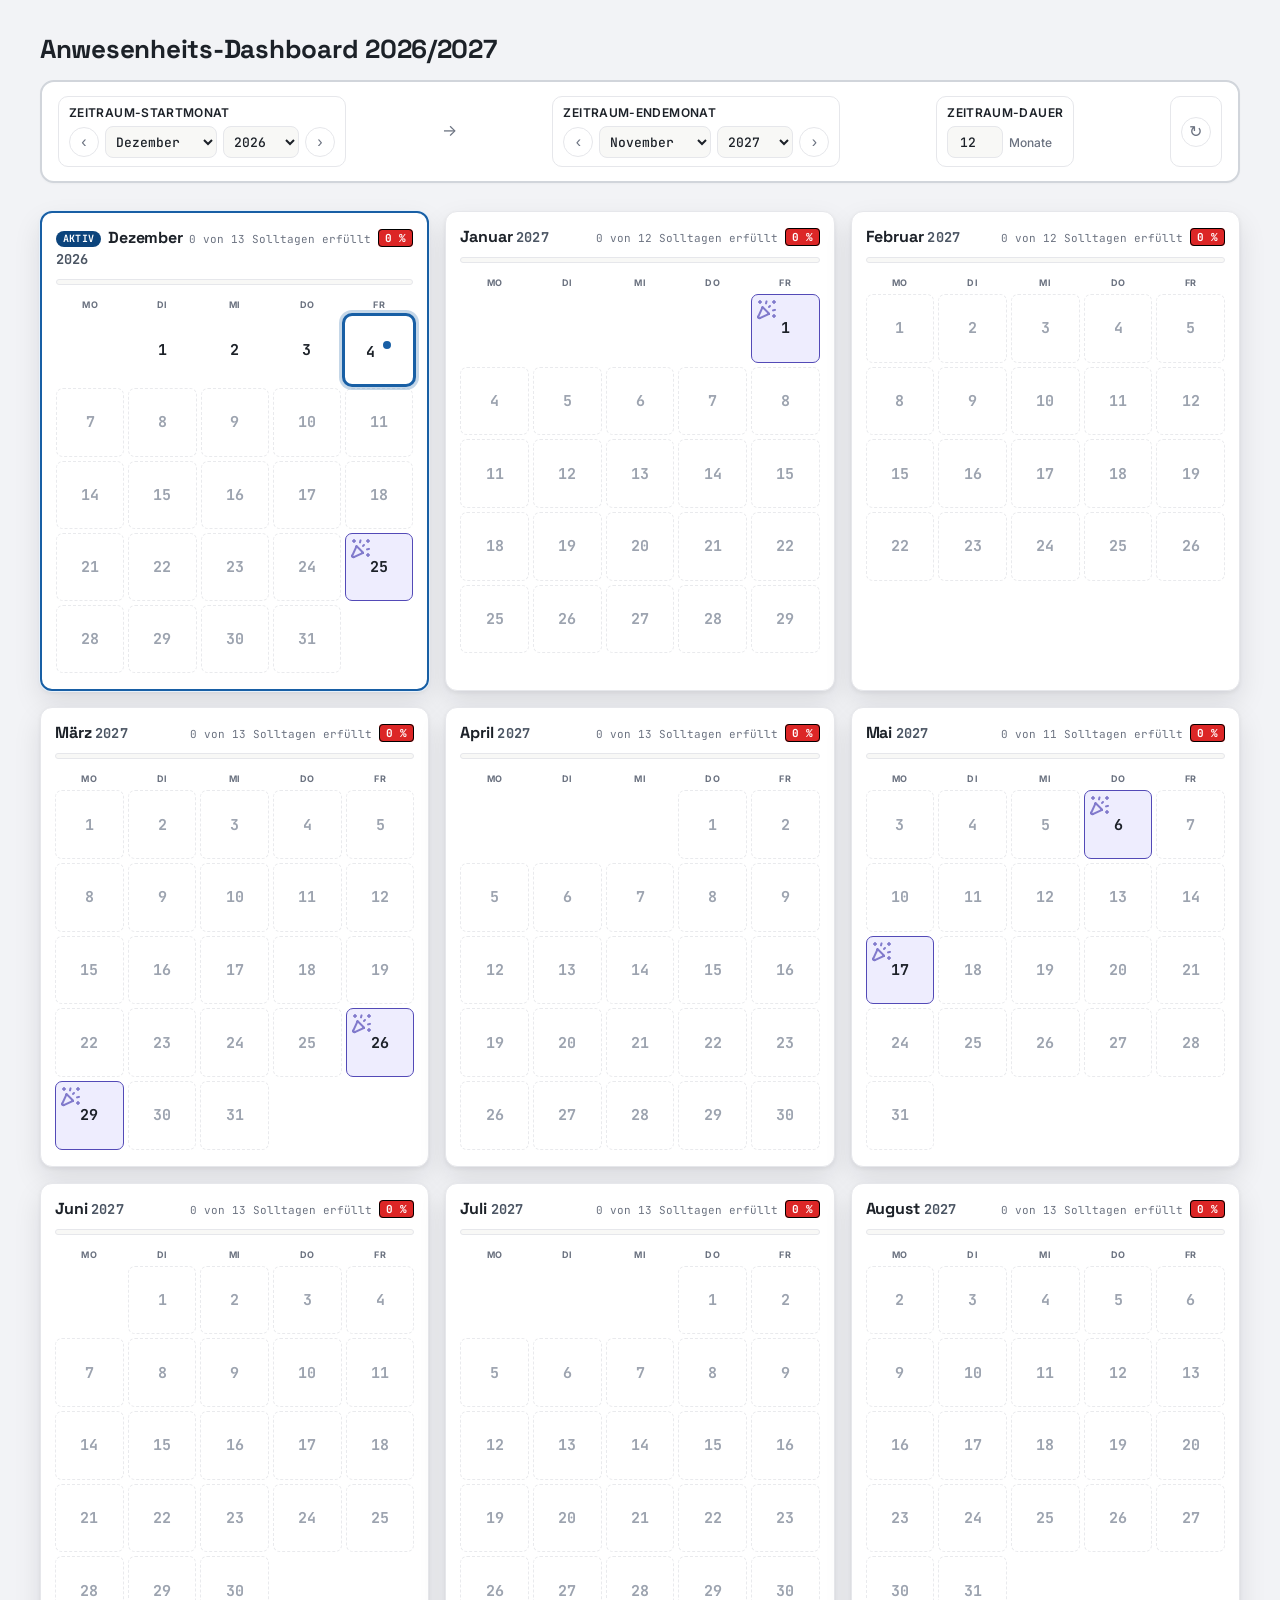
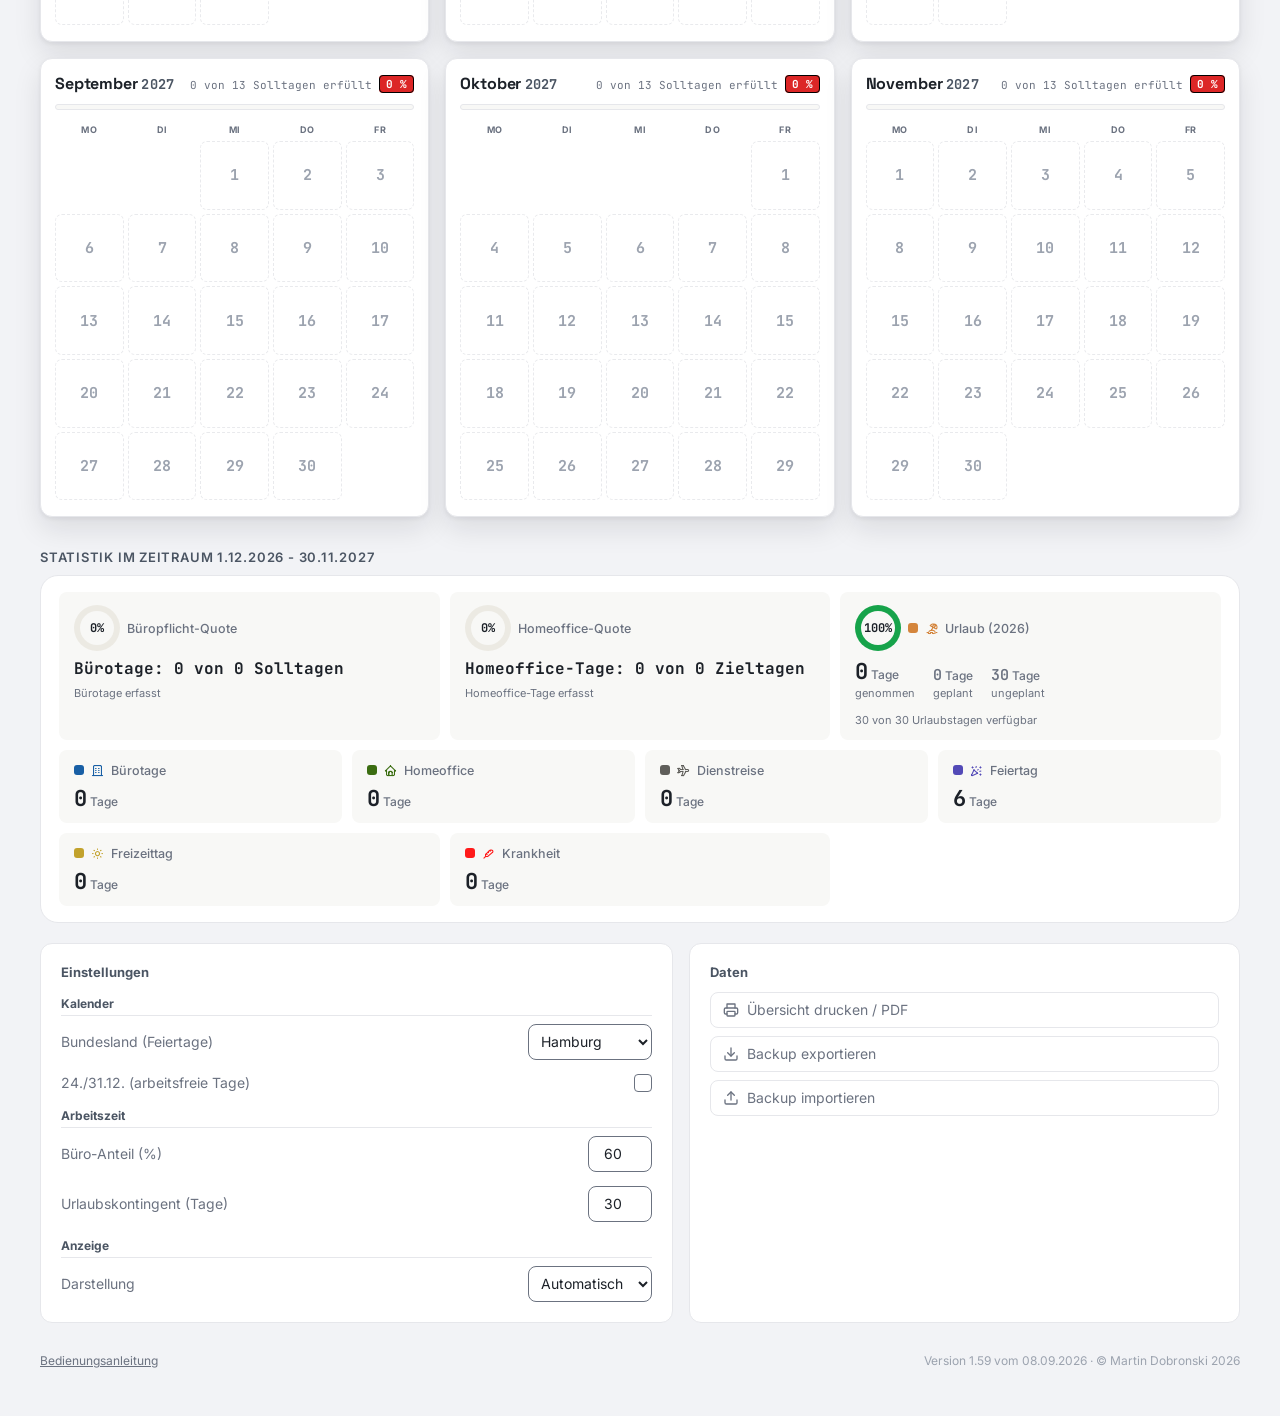
<file: index.html>
<!DOCTYPE html>
<html lang="de">
<head>
    <meta charset="UTF-8">
    <meta name="viewport" content="width=device-width, initial-scale=1.0">
    <meta http-equiv="cache-control" content="no-cache, no-store, must-revalidate">
    <meta http-equiv="pragma" content="no-cache">
    <meta http-equiv="expires" content="0">
    <title>Anwesenheits-Dashboard</title>
    <meta name="theme-color" content="#185FA5">
    <meta name="theme-color" media="(prefers-color-scheme: dark)" content="#0F1215">
    <script>
        (function () {
            var t;
            try { t = localStorage.getItem('theme'); } catch (e) { t = null; }
            if (t === 'light' || t === 'dark') {
                document.documentElement.dataset.theme = t;
            } else {
                var dark = window.matchMedia && window.matchMedia('(prefers-color-scheme: dark)').matches;
                document.documentElement.dataset.theme = dark ? 'dark' : 'light';
            }
        })();
    </script>
    <link rel="manifest" href="manifest.json">
    <link rel="icon" type="image/png" sizes="192x192" href="icon-192.png">
    <link rel="apple-touch-icon" href="icon-192.png">
    <link rel="preconnect" href="https://fonts.googleapis.com">
    <link rel="preconnect" href="https://fonts.gstatic.com" crossorigin>
    <link href="https://fonts.googleapis.com/css2?family=Space+Grotesk:wght@500;600;700&family=Inter:wght@400;500;600&family=JetBrains+Mono:wght@400;500;600;700&display=swap" rel="stylesheet">
    <link rel="stylesheet" href="tabler-icons.min.css?v=3">
    <link rel="stylesheet" href="style.css?v=2.66">
</head>
<body>

    <div class="topbar">
        <div>
            <h1 id="dashboardTitle">Anwesenheits-Dashboard</h1>
        </div>
        <div class="zeitraum-card">
            <div class="zeitraum-block">
                <p class="block-label">Zeitraum-Startmonat</p>
                <div class="month-picker">
                    <button type="button" class="icon-btn" id="startPrev" aria-label="Startmonat: einen Monat zurück">‹</button>
                    <select class="month-select" id="startMonth"></select>
                    <select class="year-select" id="startYear"></select>
                    <button type="button" class="icon-btn" id="startNext" aria-label="Startmonat: einen Monat vor">›</button>
                </div>
            </div>
            <div class="arrow-divider">→</div>
            <div class="zeitraum-block">
                <p class="block-label">Zeitraum-Endemonat</p>
                <div class="month-picker">
                    <button type="button" class="icon-btn" id="endPrev" aria-label="Endemonat: einen Monat zurück">‹</button>
                    <select class="month-select" id="endMonth"></select>
                    <select class="year-select" id="endYear"></select>
                    <button type="button" class="icon-btn" id="endNext" aria-label="Endemonat: einen Monat vor">›</button>
                </div>
            </div>
            <div class="zeitraum-block duration-block">
                <p class="block-label">Zeitraum-Dauer</p>
                <div class="duration-control">
                    <input type="number" id="durationInput" min="1" max="120" inputmode="numeric" enterkeyhint="done" aria-label="Zeitraum-Dauer in Monaten">
                    <span class="duration-unit" id="durationUnit">Monate</span>
                </div>
            </div>
            <div class="zeitraum-block reset-block">
                <button type="button" class="reset-btn" id="resetPeriodButton" aria-label="Zurücksetzen auf 12 Monate ab aktuellem Monat">↻</button>
            </div>
        </div>
    </div>

    <div class="year-grid" id="yearGrid"></div>

    <div class="stats-section">
        <div class="stats-header">
            <span class="stats-label" id="legendPeriodLabel">Statistik</span>
        </div>
        <div class="legend" id="legend"></div>
    </div>

    <div class="settings-wrapper">
        <div class="card">
            <p class="card-label">Einstellungen</p>
            <p class="setting-group-label">Kalender</p>
            <div class="setting-row bundesland-select">
                <label for="blSelect">Bundesland (Feiertage)</label>
                <select id="blSelect"></select>
            </div>
            <div class="setting-row sonderfrei-select">
                <label for="sonderfreiCheck">24./31.12. (arbeitsfreie Tage)</label>
                <input type="checkbox" id="sonderfreiCheck">
            </div>
            <p class="setting-group-label">Arbeitszeit</p>
            <div class="setting-row buero-anteil">
                <label for="bueroAnteilInput">Büro-Anteil (%)</label>
                <div class="field-inline">
                    <input type="number" id="bueroAnteilInput" min="0" max="100" step="1">
                </div>
            </div>
            <div class="setting-row quota-input">
                <label for="urlaubInput">Urlaubskontingent (Tage)</label>
                <div class="field-inline">
                    <input type="number" id="urlaubInput" min="0" max="365" step="1">
                </div>
            </div>
            <p class="setting-group-label">Anzeige</p>
            <div class="setting-row theme-select">
                <label for="themeSelect">Darstellung</label>
                <select id="themeSelect">
                    <option value="auto">Automatisch</option>
                    <option value="light">Hell</option>
                    <option value="dark">Dunkel</option>
                </select>
            </div>
        </div>

        <div class="card footer-actions">
            <p class="card-label">Daten</p>
            <button class="btn-action" id="printButton">
                <svg class="icon" viewBox="0 0 24 24" fill="none" stroke="currentColor" stroke-width="2" stroke-linecap="round" stroke-linejoin="round"><path d="M6 9V3h12v6"/><path d="M6 18H4a2 2 0 0 1-2-2v-5a2 2 0 0 1 2-2h16a2 2 0 0 1 2 2v5a2 2 0 0 1-2 2h-2"/><rect x="6" y="14" width="12" height="7" rx="1"/></svg>
                Übersicht drucken / PDF
            </button>
            <button class="btn-action" id="exportButton">
                <svg class="icon" viewBox="0 0 24 24" fill="none" stroke="currentColor" stroke-width="2" stroke-linecap="round" stroke-linejoin="round"><path d="M12 15V3"/><path d="m7 10 5 5 5-5"/><path d="M21 15v4a2 2 0 0 1-2 2H5a2 2 0 0 1-2-2v-4"/></svg>
                <span class="export-label">Backup exportieren</span>
                <span class="export-meta" id="exportHint"></span>
            </button>
            <button class="btn-action" id="importButton">
                <svg class="icon" viewBox="0 0 24 24" fill="none" stroke="currentColor" stroke-width="2" stroke-linecap="round" stroke-linejoin="round"><path d="M12 3v12"/><path d="m7 8 5-5 5 5"/><path d="M21 15v4a2 2 0 0 1-2 2H5a2 2 0 0 1-2-2v-4"/></svg>
                Backup importieren
            </button>
            <input type="file" id="importFile" accept=".json,application/json,.csv,text/csv" class="hidden">
        </div>

        <div id="version" class="version"><span class="ver-manual"><a href="Bedienungsanleitung.html?v=1.59.1">Bedienungsanleitung</a></span><span class="ver-meta">Version 1.59 vom 08.09.2026 · &copy; Martin Dobronski 2026</span></div>
    </div>

    <div id="quickMenu" class="quick-menu hidden"></div>
    <div id="chipMenu" class="quick-menu hidden"></div>
    <div id="selectionBar" class="selection-bar hidden">
        <div class="sb-info" id="selectionInfo"></div>
        <div class="sb-types" id="selectionTypes"></div>
        <div class="sb-actions">
            <button type="button" id="selectionDelete" class="btn btn-danger">Löschen</button>
            <button type="button" id="selectionCancel" class="btn btn-ghost">Abbrechen</button>
        </div>
    </div>
    <div id="dayTip" class="day-tip hidden" role="tooltip">Linksklick: Eintrag bearbeiten<br>Rechtsklick: Schnellauswahl</div>

    <div id="modalOverlay" class="overlay hidden">
        <div class="dialog">
            <h3 id="dialogTitle">Eintrag hinzufügen</h3>
            <div class="dialog-fields">
                <div class="field-group">
                    <label for="dialogDate">Startdatum:</label>
                    <input type="date" id="dialogDate">
                    <label class="dialog-check" id="dialogGebuchtWrap">
                        <input type="checkbox" id="dialogGebucht">
                        Arbeitsplatz und/oder Parkplatz gebucht
                    </label>
                </div>
                <div class="field-group">
                    <label for="dialogEndDate">Enddatum:</label>
                    <input type="date" id="dialogEndDate">
                </div>
                <div class="field-group">
                    <label for="dialogType">Art:</label>
                    <select id="dialogType"></select>
                </div>
            </div>
            <div class="dialog-buttons">
                <button id="dialogDelete" class="btn btn-danger hidden">Löschen</button>
                <button id="dialogOk" class="btn btn-primary">OK</button>
                <button id="dialogCancel" class="btn btn-ghost">Abbrechen</button>
            </div>
        </div>
    </div>

    <div id="confirmOverlay" class="overlay hidden">
        <div class="dialog">
            <h3>Einträge löschen</h3>
            <div class="dialog-fields" id="confirmText"></div>
            <div class="dialog-buttons">
                <button id="confirmDelete" class="btn btn-danger">Löschen</button>
                <button id="confirmCancel" class="btn btn-ghost">Abbrechen</button>
            </div>
        </div>
    </div>

    <div id="urlaubConfirmOverlay" class="overlay hidden">
        <div class="dialog">
            <h3>Urlaubskontingent ändern</h3>
            <div class="dialog-fields" id="urlaubConfirmText"></div>
            <div class="dialog-buttons">
                <button id="urlaubConfirmOk" class="btn btn-primary">Ändern</button>
                <button id="urlaubConfirmCancel" class="btn btn-ghost">Abbrechen</button>
            </div>
        </div>
    </div>

    <div id="importConfirmOverlay" class="overlay hidden">
        <div class="dialog">
            <h3>Backup importieren</h3>
            <div class="dialog-fields dialog-text" id="importConfirmText"></div>
            <div class="dialog-buttons">
                <button id="importConfirmOk" class="btn btn-danger">Importieren</button>
                <button id="importConfirmCancel" class="btn btn-ghost">Abbrechen</button>
            </div>
        </div>
    </div>

    <div id="exportOverlay" class="overlay hidden">
        <div class="dialog">
            <h3 id="exportTitle">Export</h3>
            <div class="export-fields">
                <div class="field-group">
                    <label for="exportRange">Zeitraum:</label>
                    <select id="exportRange">
                        <option value="month">Aktueller Monat</option>
                        <option value="quarter">Aktuelles Quartal</option>
                        <option value="year">Aktuelles Jahr</option>
                        <option value="custom">Zeitraum (Start–Ende)</option>
                    </select>
                </div>
                <div class="field-group export-custom">
                    <label for="exportStart">Startdatum:</label>
                    <input type="date" id="exportStart">
                </div>
                <div class="field-group export-custom">
                    <label for="exportEnd">Enddatum:</label>
                    <input type="date" id="exportEnd">
                </div>
                <div class="field-group">
                    <label for="exportFormat">Datumsformat:</label>
                    <select id="exportFormat">
                        <option value="de">TT.MM.JJJJ</option>
                        <option value="iso">JJJJ-MM-TT</option>
                    </select>
                </div>
                <div class="field-group">
                    <label for="exportFileFormat">Dateiformat:</label>
                    <select id="exportFileFormat">
                        <option value="txt">TXT</option>
                        <option value="csv">CSV</option>
                        <option value="json">JSON</option>
                    </select>
                </div>
            </div>
            <div class="dialog-buttons">
                <button id="exportOk" class="btn btn-primary">Exportieren</button>
                <button id="exportCancel" class="btn btn-ghost">Abbrechen</button>
            </div>
        </div>
    </div>

    <div id="printOverlay" class="overlay hidden">
        <div class="dialog">
            <h3>Übersicht drucken / PDF</h3>
            <div class="export-fields">
                <div class="field-group">
                    <label>Zeitraum:</label>
                    <div class="pa-period" id="printPeriod">
                        <button type="button" class="pa-chip" data-period="year">Aktuelles Jahr</button>
                        <button type="button" class="pa-chip active" data-period="month">Aktueller Monat</button>
                        <span class="pa-pair"><button type="button" class="pa-chip" data-period="monthSelect">Monat:</button><select id="printMonthSelect" class="pa-select hidden"></select><select id="printYearSelect" class="pa-select hidden"></select></span>
                        <span class="pa-pair"><button type="button" class="pa-chip" data-period="quarterSelect">Quartal:</button><select id="printQuarterSelect" class="pa-select hidden"></select><select id="printQuarterYearSelect" class="pa-select hidden"></select></span>
                    </div>
                </div>
                <div class="field-group field-dates">
                    <label for="printStart">Von:</label>
                    <input type="date" id="printStart">
                    <label for="printEnd" class="date-sep">bis</label>
                    <input type="date" id="printEnd">
                </div>
                <div class="field-group">
                    <label>Anwesenheitsart:</label>
                    <div class="pa-types" id="printArtTypes"></div>
                </div>
            </div>
            <div class="dialog-buttons">
                <button id="printOk" class="btn btn-primary">Übersicht erstellen</button>
                <button id="printCancel" class="btn btn-ghost">Abbrechen</button>
            </div>
        </div>
    </div>

    <div id="backupOverlay" class="overlay hidden">
        <div class="dialog">
            <h3>Backup exportieren</h3>
            <div class="export-fields">
                <div class="field-group">
                    <label for="backupFormat">Dateiformat:</label>
                    <select id="backupFormat">
                        <option value="json">JSON</option>
                        <option value="csv">CSV</option>
                    </select>
                </div>
            </div>
            <div class="dialog-buttons">
                <button id="backupOk" class="btn btn-primary">Exportieren</button>
                <button id="backupCancel" class="btn btn-ghost">Abbrechen</button>
            </div>
        </div>
    </div>

    <div class="toast" id="toast"></div>

    <script src="feiertage.js?v=2.0"></script>
    <script src="app.js?v=1.229"></script>
</body>
</html>
</file>
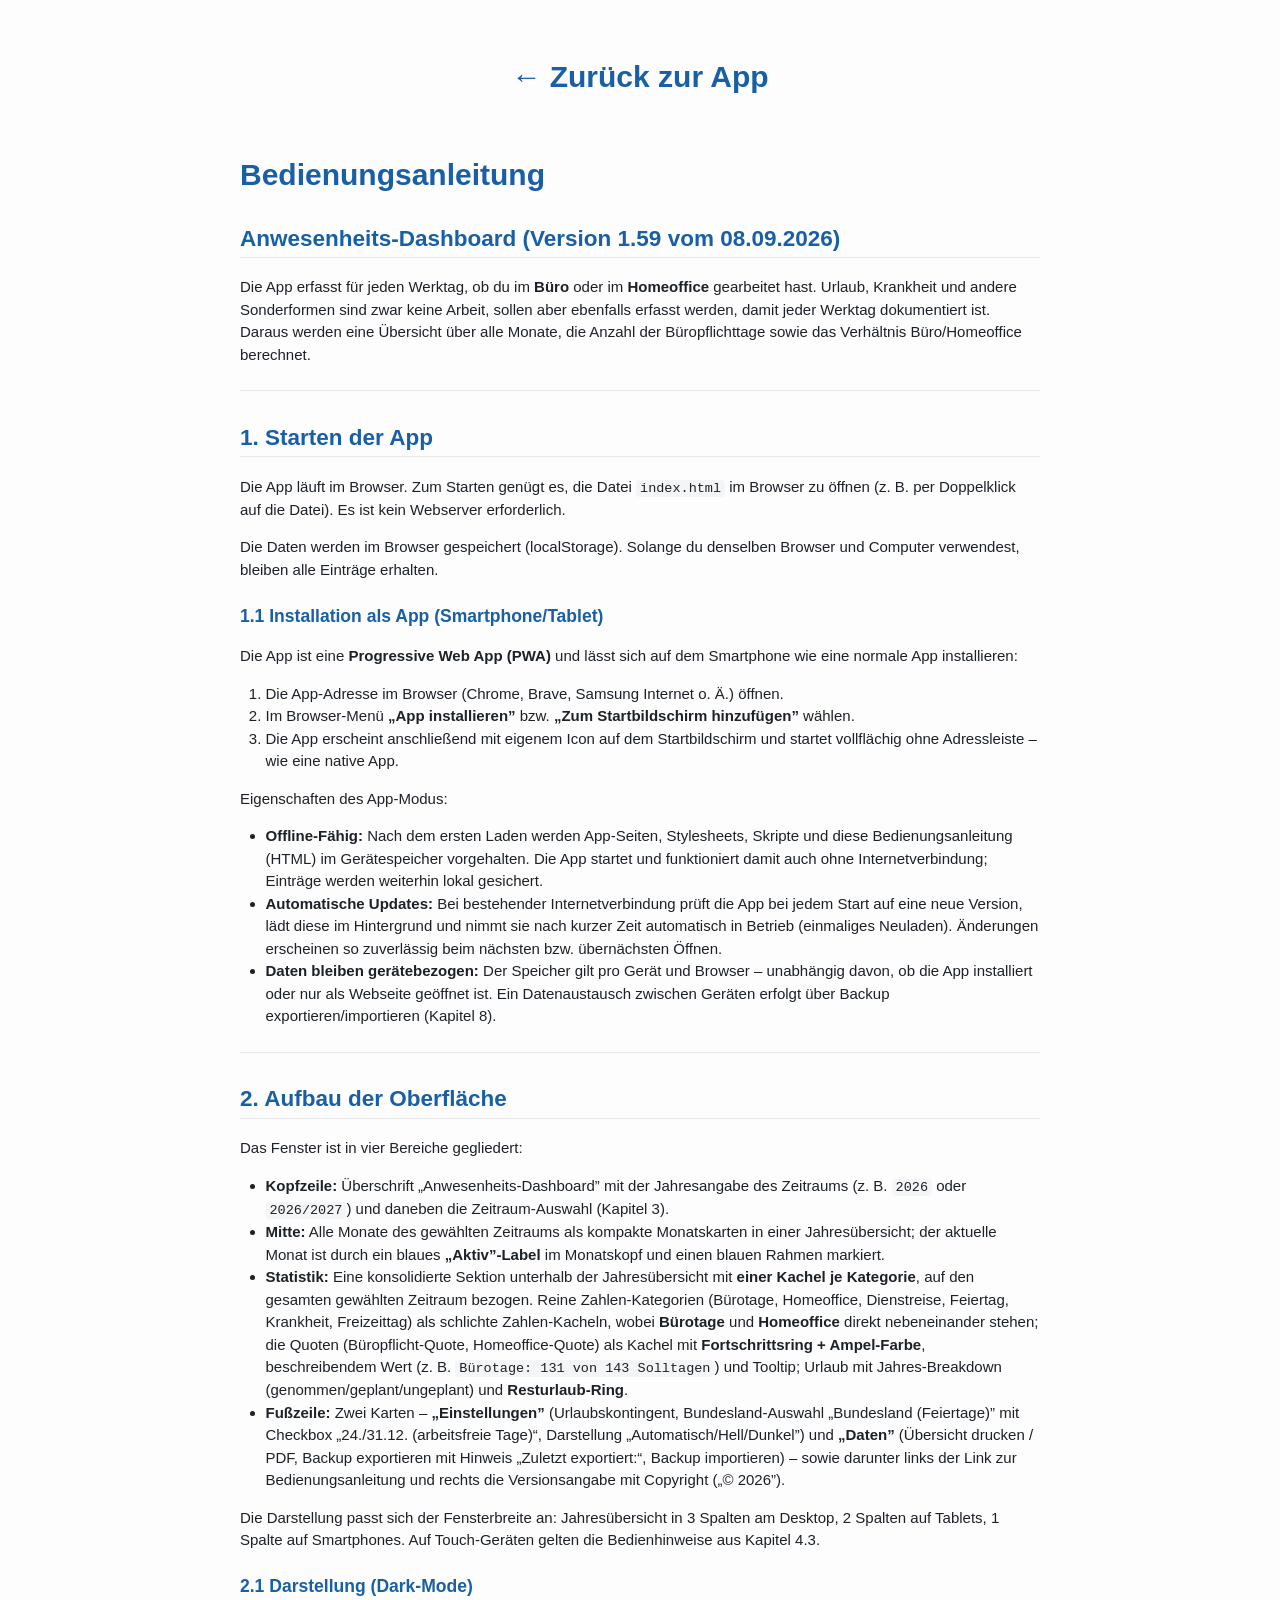
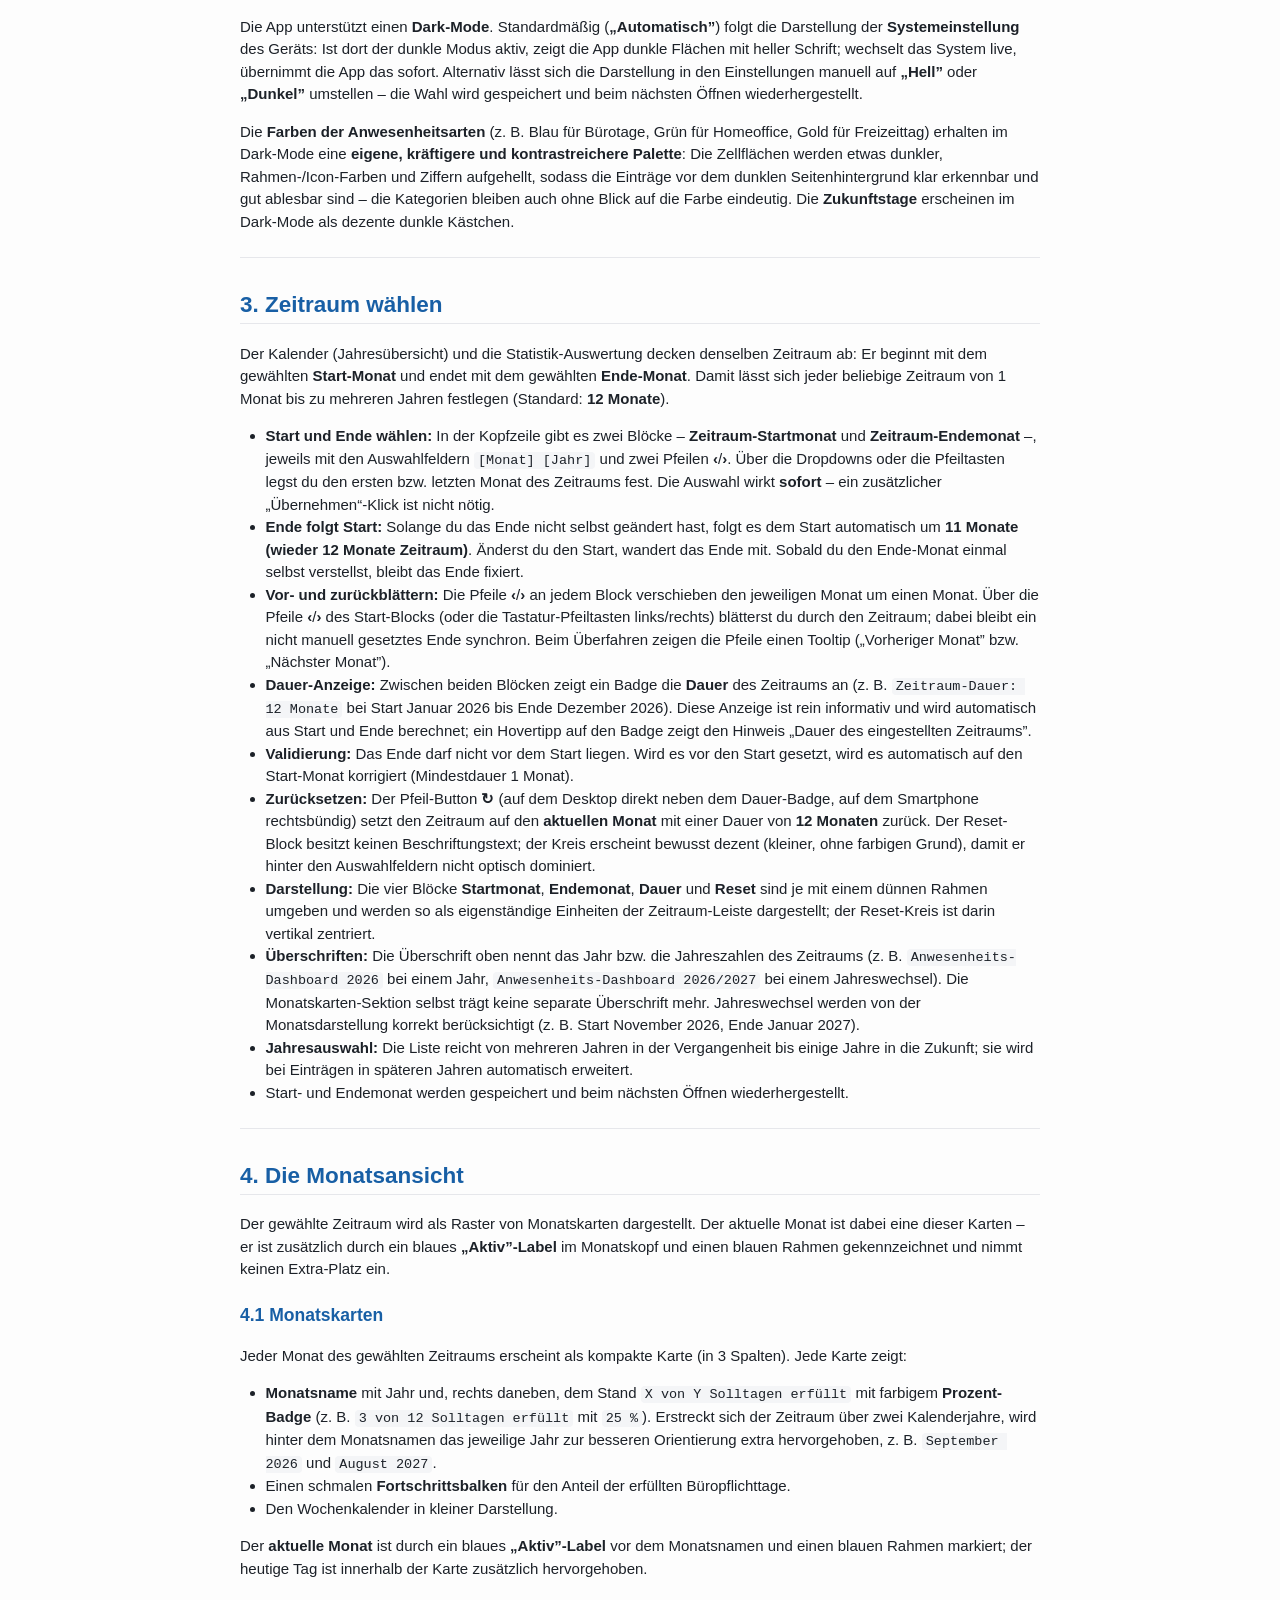
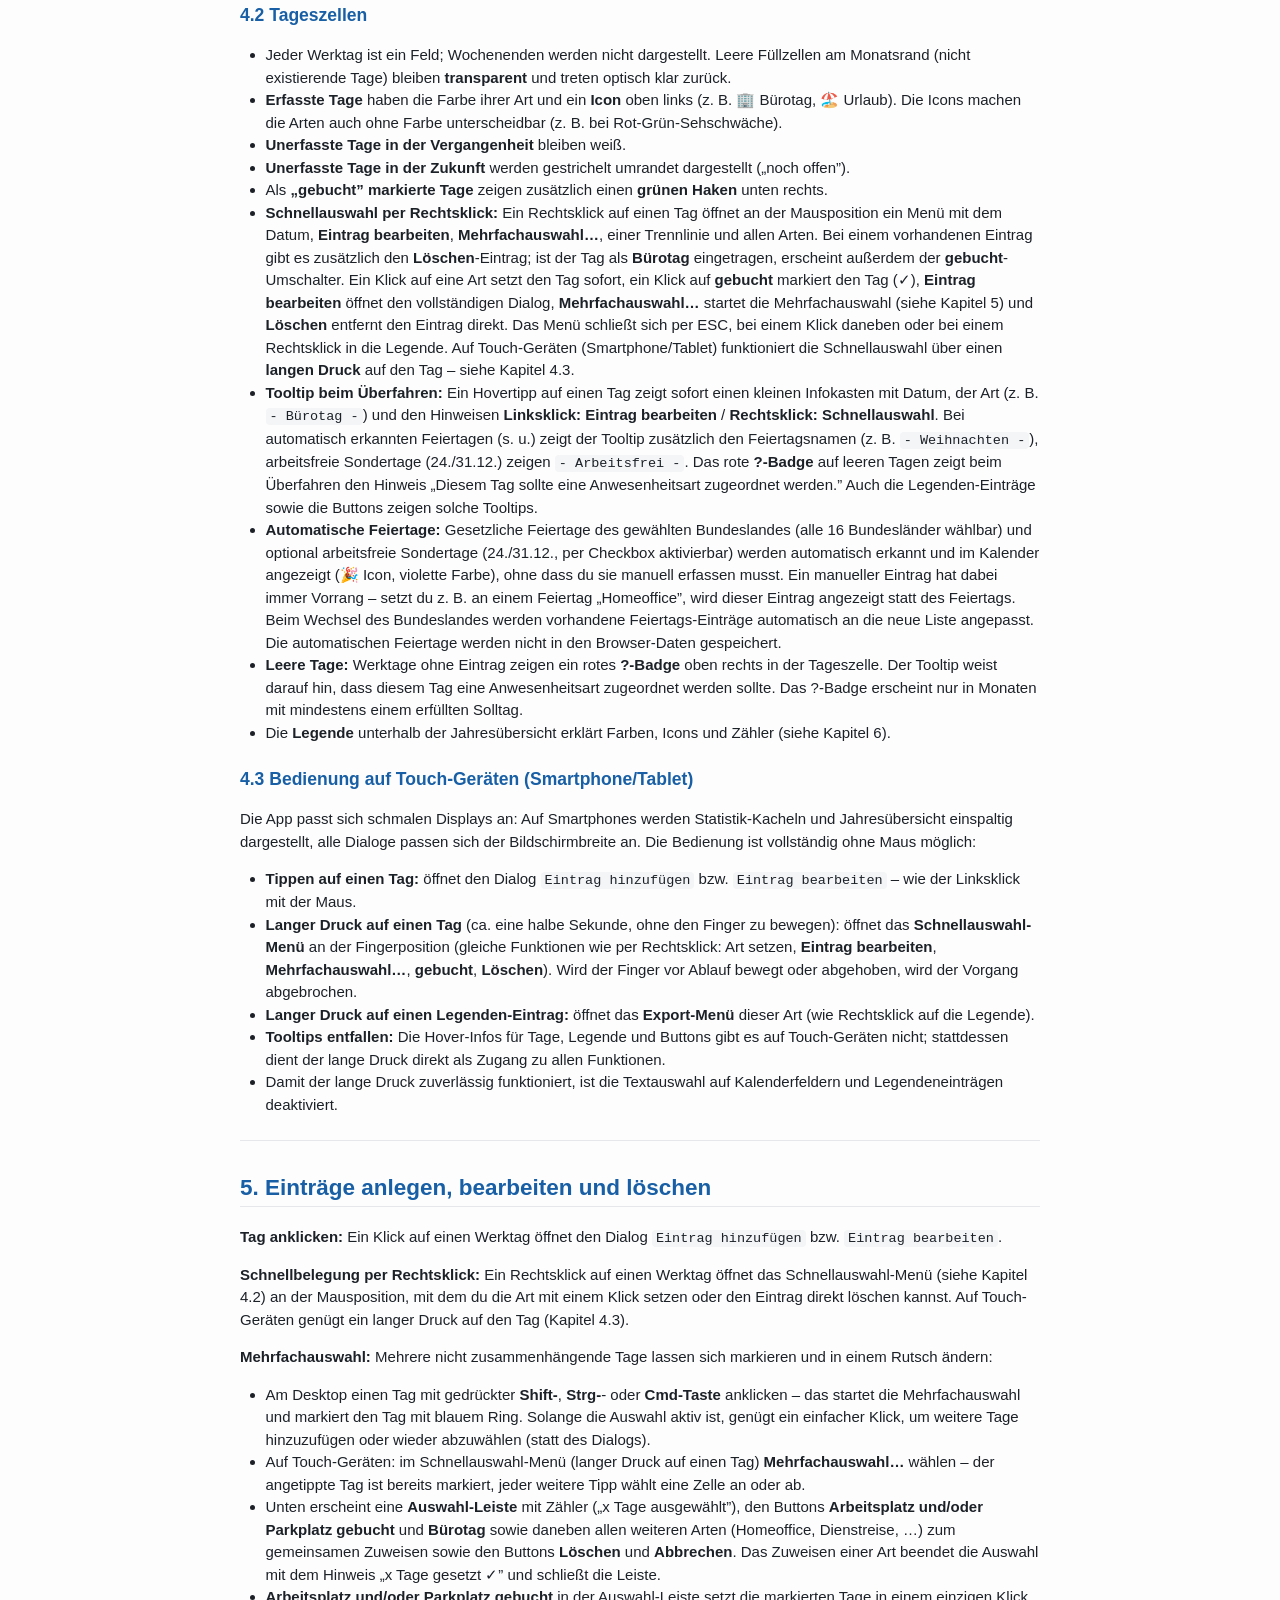
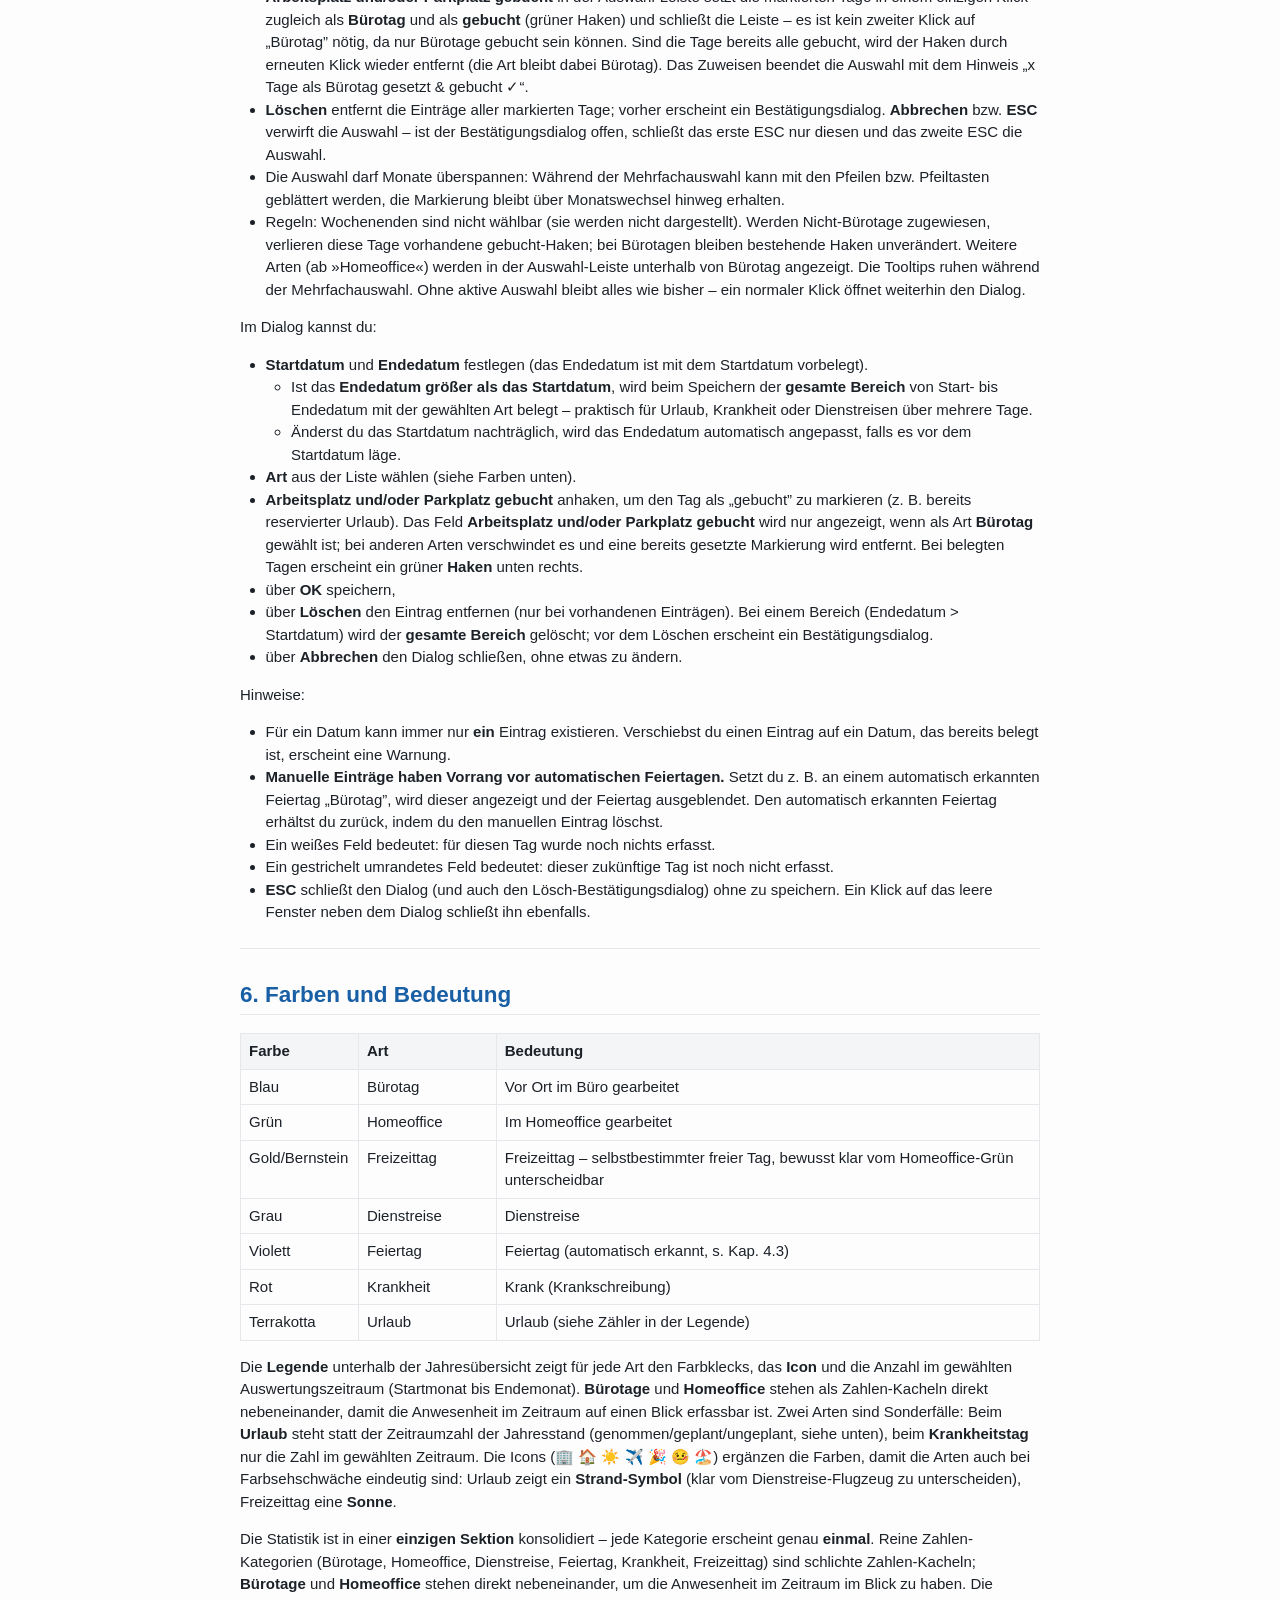
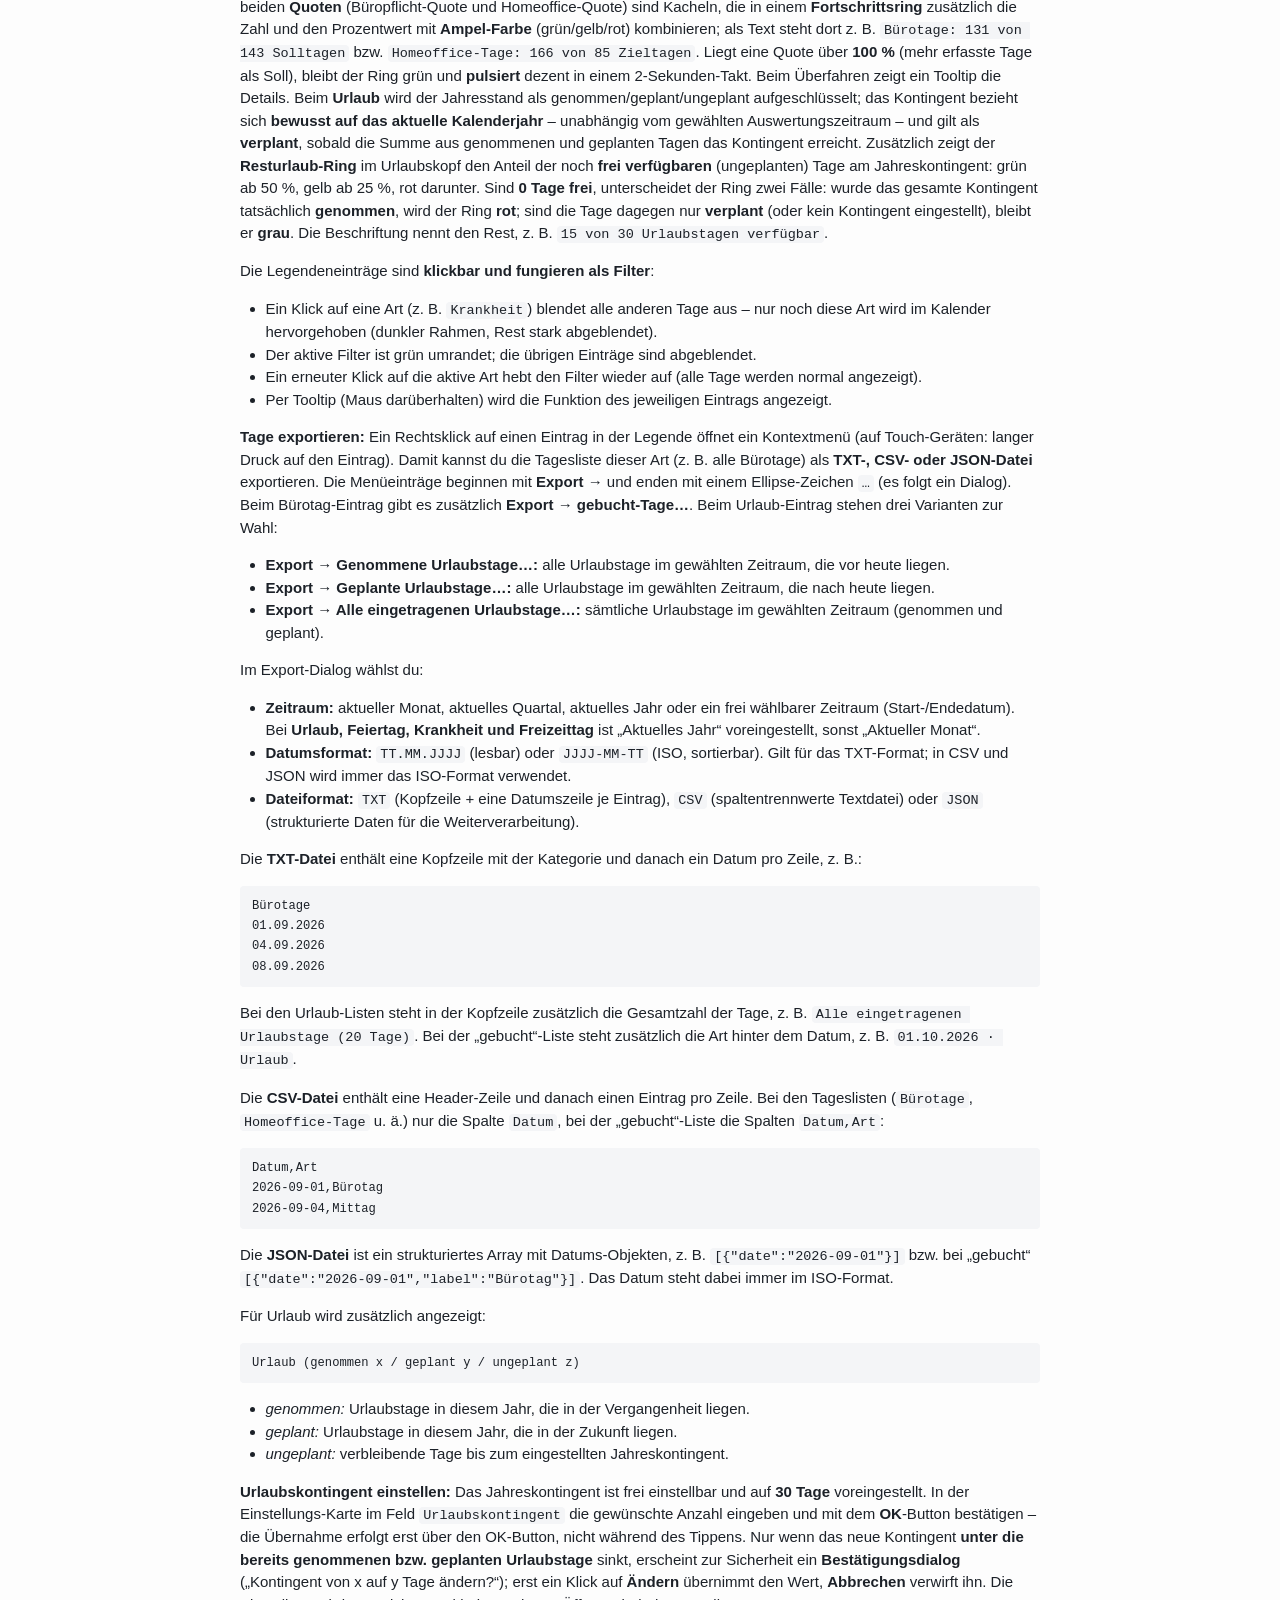
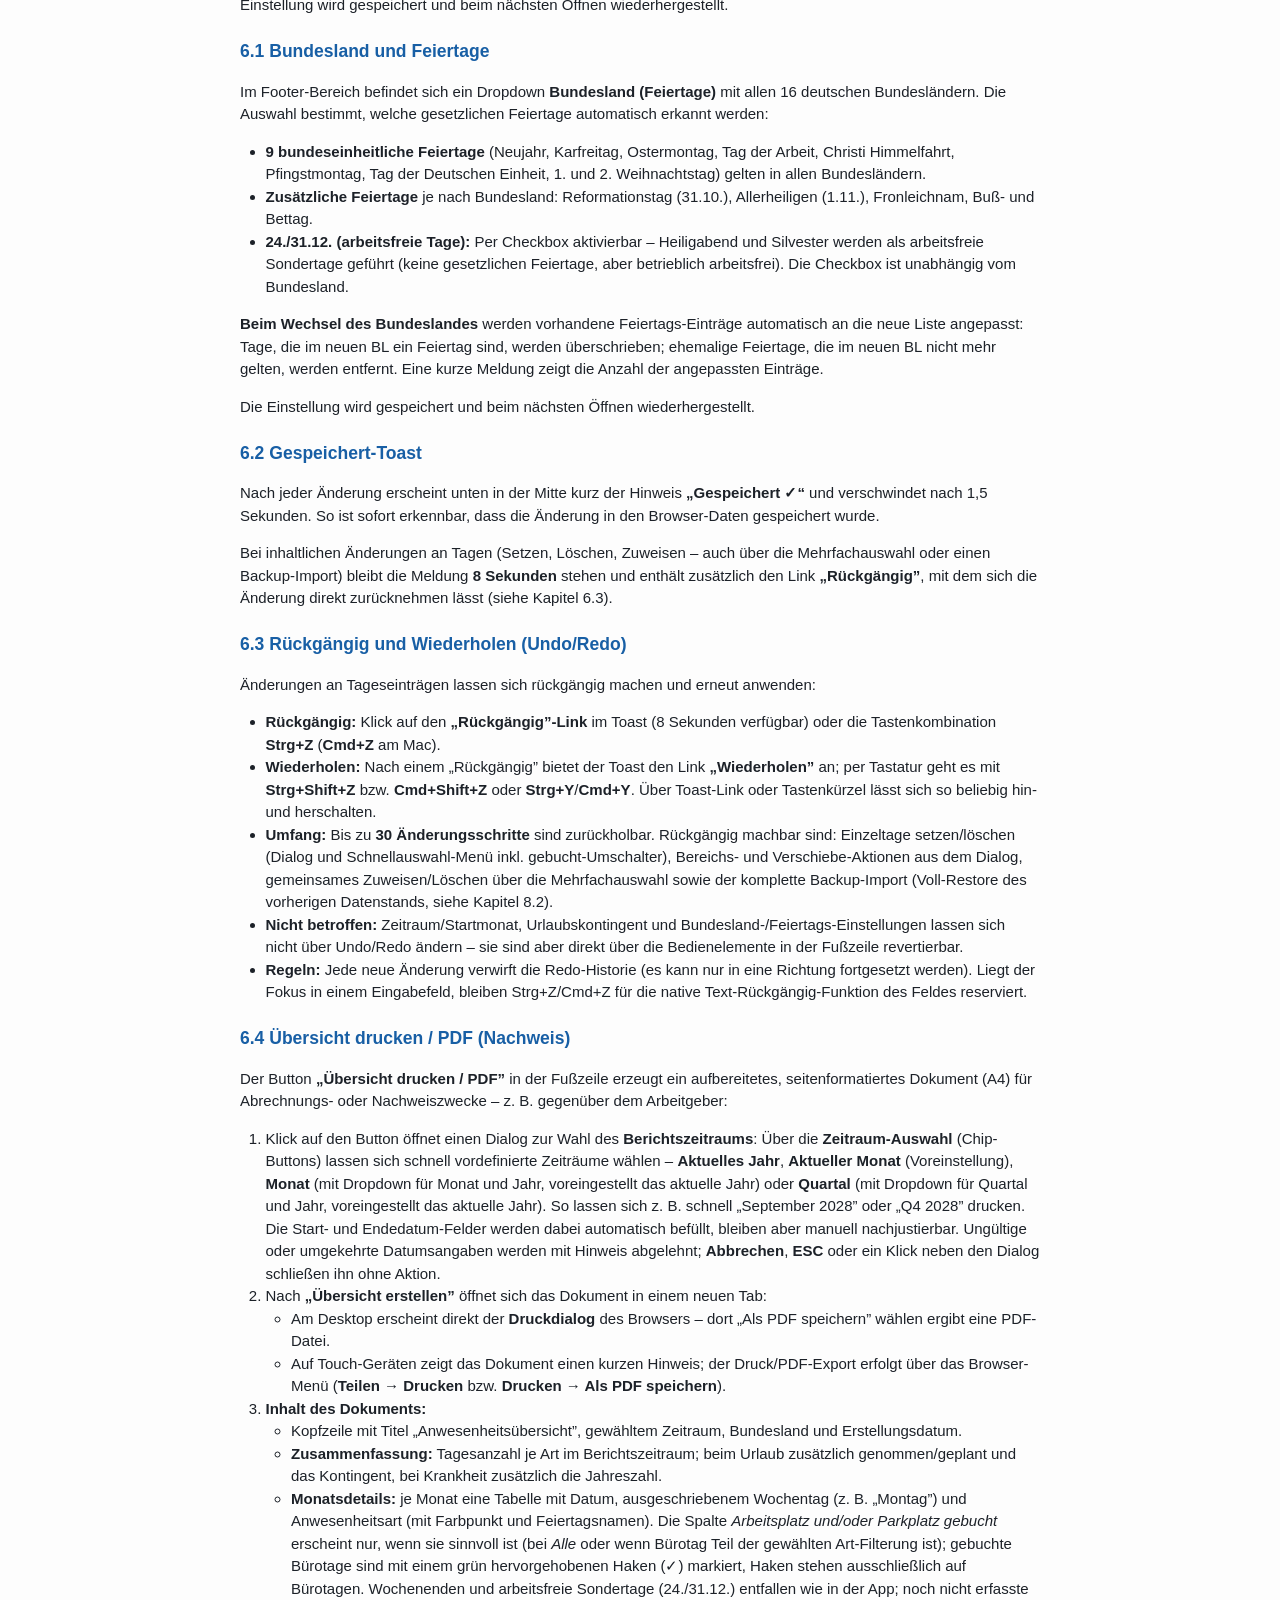
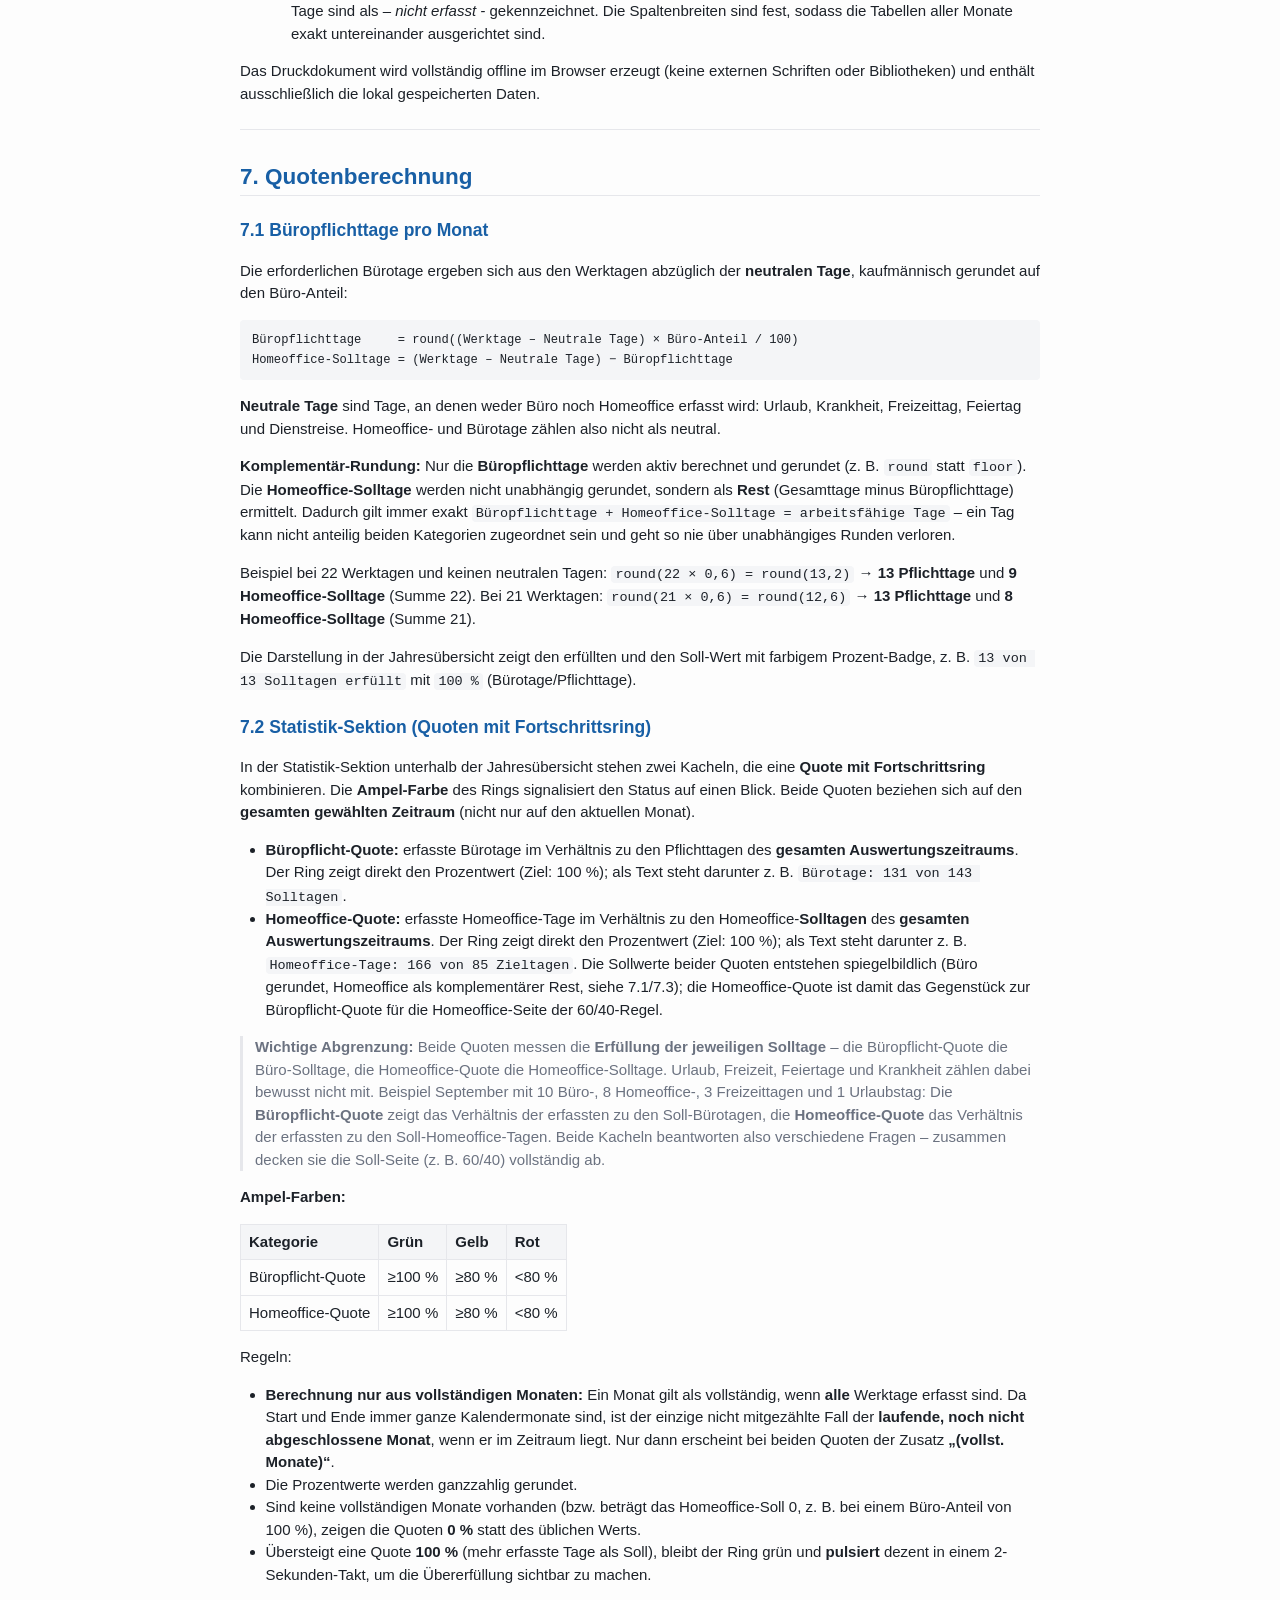
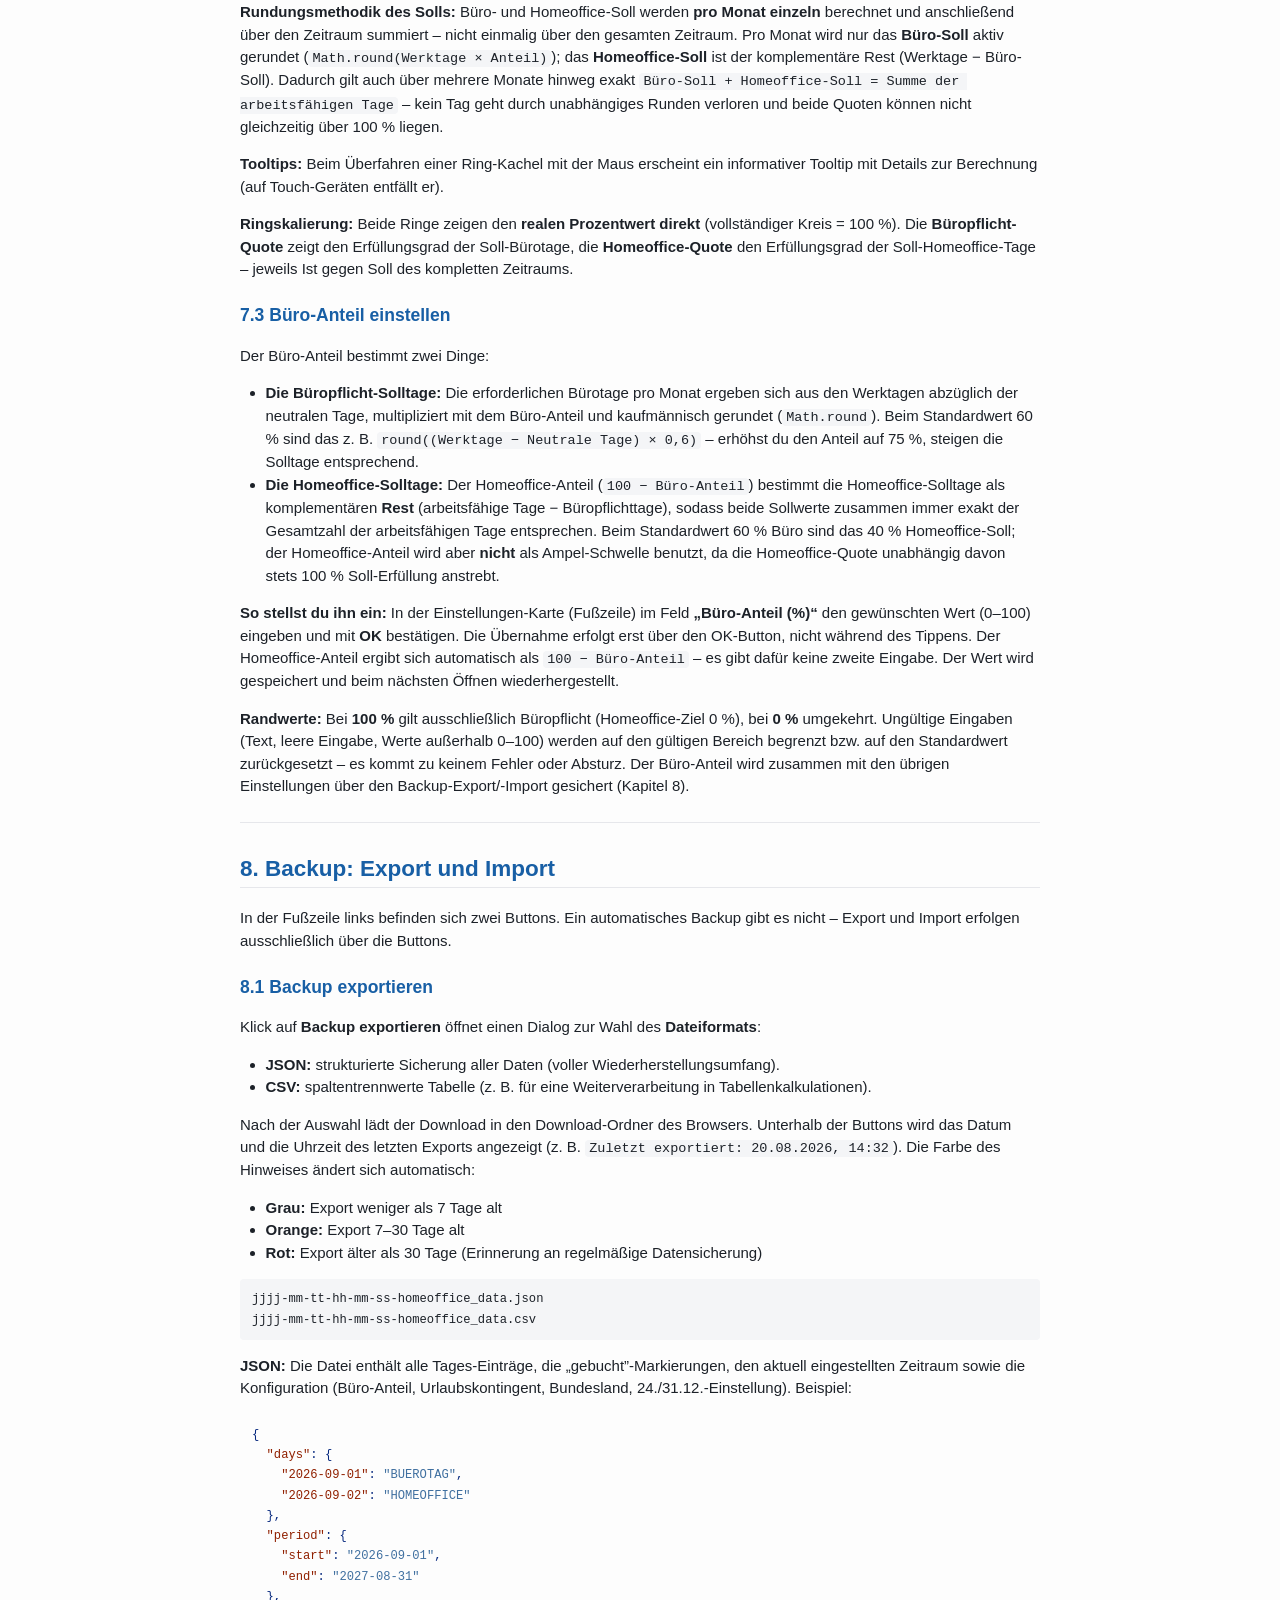
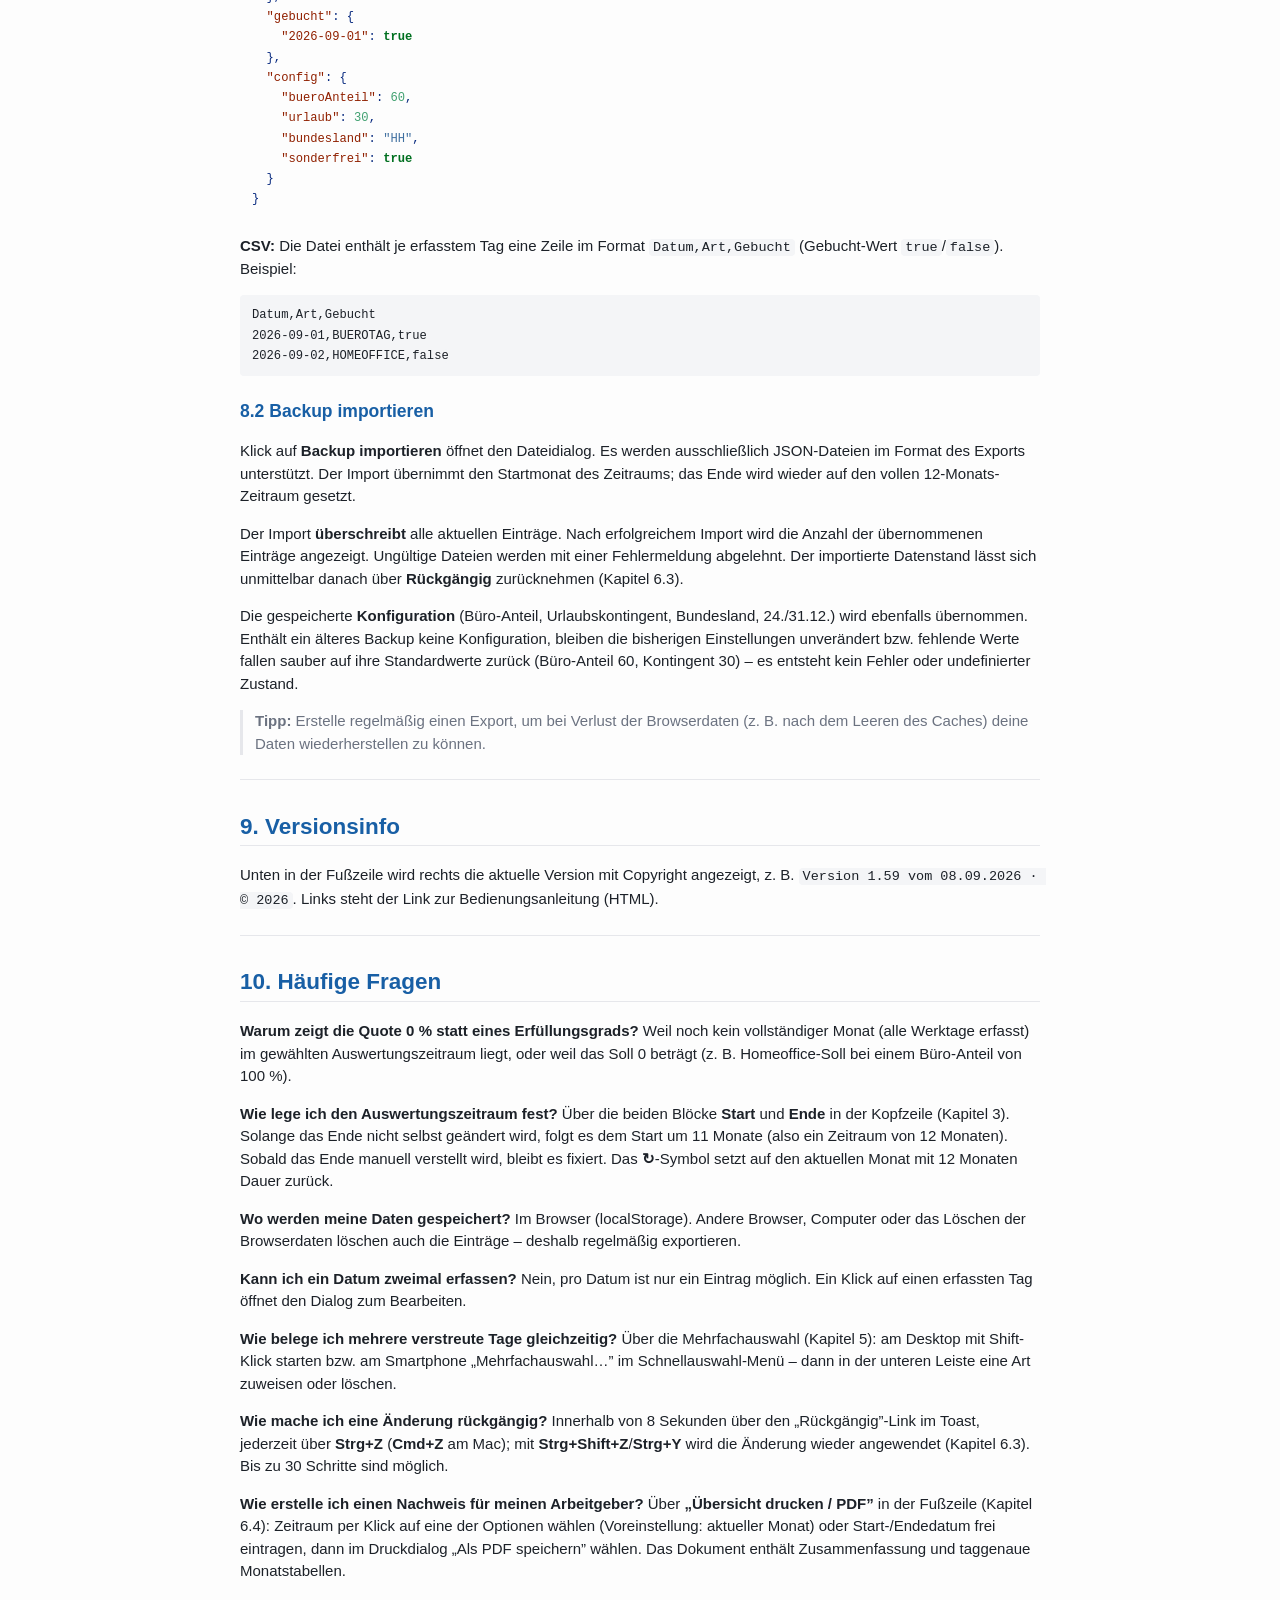
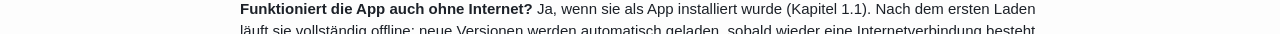
<file: Bedienungsanleitung.html>
<!DOCTYPE html>
<html xmlns="http://www.w3.org/1999/xhtml">
<head>
  <meta charset="utf-8" />
  <meta name="generator" content="pandoc" />
  <meta name="viewport" content="width=device-width, initial-scale=1.0, user-scalable=yes" />
  <title>Anwesenheits-Dashboard</title>
  <style>
    /* Default styles provided by pandoc.
    ** See https://pandoc.org/MANUAL.html#variables-for-html for config info.
    */
    html {
      color: #1a1a1a;
      background-color: #fdfdfd;
    }
    body {
      margin: 0 auto;
      max-width: 36em;
      padding-left: 50px;
      padding-right: 50px;
      padding-top: 50px;
      padding-bottom: 50px;
      hyphens: auto;
      overflow-wrap: break-word;
      text-rendering: optimizeLegibility;
      font-kerning: normal;
    }
    @media (max-width: 600px) {
      body {
        font-size: 0.9em;
        padding: 12px;
      }
      h1 {
        font-size: 1.8em;
      }
    }
    @media print {
      html {
        background-color: white;
      }
      body {
        background-color: transparent;
        color: black;
        font-size: 12pt;
      }
      p, h2, h3 {
        orphans: 3;
        widows: 3;
      }
      h2, h3, h4 {
        page-break-after: avoid;
      }
    }
    p {
      margin: 1em 0;
    }
    a {
      color: #1a1a1a;
    }
    a:visited {
      color: #1a1a1a;
    }
    img {
      max-width: 100%;
    }
    svg {
      height: auto;
      max-width: 100%;
    }
    h1, h2, h3, h4, h5, h6 {
      margin-top: 1.4em;
    }
    h5, h6 {
      font-size: 1em;
      font-style: italic;
    }
    h6 {
      font-weight: normal;
    }
    ol, ul {
      padding-left: 1.7em;
      margin-top: 1em;
    }
    li > ol, li > ul {
      margin-top: 0;
    }
    blockquote {
      margin: 1em 0 1em 1.7em;
      padding-left: 1em;
      border-left: 2px solid #e6e6e6;
      color: #606060;
    }
    code {
      white-space: pre-wrap;
      font-family: Menlo, Monaco, Consolas, 'Lucida Console', monospace;
      font-size: 85%;
      margin: 0;
      hyphens: manual;
    }
    pre {
      margin: 1em 0;
      overflow: auto;
    }
    pre code {
      padding: 0;
      overflow: visible;
      overflow-wrap: normal;
    }
    .sourceCode {
     background-color: transparent;
     overflow: visible;
    }
    hr {
      border: none;
      border-top: 1px solid #1a1a1a;
      height: 1px;
      margin: 1em 0;
    }
    table {
      margin: 1em 0;
      border-collapse: collapse;
      width: 100%;
      overflow-x: auto;
      display: block;
      font-variant-numeric: lining-nums tabular-nums;
    }
    table caption {
      margin-bottom: 0.75em;
    }
    tbody {
      margin-top: 0.5em;
      border-top: 1px solid #1a1a1a;
      border-bottom: 1px solid #1a1a1a;
    }
    th {
      border-top: 1px solid #1a1a1a;
      padding: 0.25em 0.5em 0.25em 0.5em;
    }
    td {
      padding: 0.125em 0.5em 0.25em 0.5em;
    }
    header {
      margin-bottom: 4em;
      text-align: center;
    }
    #TOC li {
      list-style: none;
    }
    #TOC ul {
      padding-left: 1.3em;
    }
    #TOC > ul {
      padding-left: 0;
    }
    #TOC a:not(:hover) {
      text-decoration: none;
    }
    span.smallcaps{font-variant: small-caps;}
    div.columns{display: flex; gap: min(4vw, 1.5em);}
    div.column{flex: auto; overflow-x: auto;}
    div.hanging-indent{margin-left: 1.5em; text-indent: -1.5em;}
    /* The extra [class] is a hack that increases specificity enough to
       override a similar rule in reveal.js */
    ul.task-list[class]{list-style: none;}
    ul.task-list li input[type="checkbox"] {
      font-size: inherit;
      width: 0.8em;
      margin: 0 0.8em 0.2em -1.6em;
      vertical-align: middle;
    }
    .display.math{display: block; text-align: center; margin: 0.5rem auto;}
    /* CSS for syntax highlighting */
    html { -webkit-text-size-adjust: 100%; }
    pre > code.sourceCode { white-space: pre; position: relative; }
    pre > code.sourceCode > span { display: inline-block; line-height: 1.25; }
    pre > code.sourceCode > span:empty { height: 1.2em; }
    .sourceCode { overflow: visible; }
    code.sourceCode > span { color: inherit; text-decoration: inherit; }
    div.sourceCode { margin: 1em 0; }
    pre.sourceCode { margin: 0; }
    @media screen {
    div.sourceCode { overflow: auto; }
    }
    @media print {
    pre > code.sourceCode { white-space: pre-wrap; }
    pre > code.sourceCode > span { text-indent: -5em; padding-left: 5em; }
    }
    pre.numberSource code
      { counter-reset: source-line 0; }
    pre.numberSource code > span
      { position: relative; left: -4em; counter-increment: source-line; }
    pre.numberSource code > span > a:first-child::before
      { content: counter(source-line);
        position: relative; left: -1em; text-align: right; vertical-align: baseline;
        border: none; display: inline-block;
        -webkit-touch-callout: none; -webkit-user-select: none;
        -khtml-user-select: none; -moz-user-select: none;
        -ms-user-select: none; user-select: none;
        padding: 0 4px; width: 4em;
        color: #aaaaaa;
      }
    pre.numberSource { margin-left: 3em; border-left: 1px solid #aaaaaa;  padding-left: 4px; }
    div.sourceCode
      {   }
    @media screen {
    pre > code.sourceCode > span > a:first-child::before { text-decoration: underline; }
    }
    code span.al { color: #ff0000; font-weight: bold; } /* Alert */
    code span.an { color: #60a0b0; font-weight: bold; font-style: italic; } /* Annotation */
    code span.at { color: #7d9029; } /* Attribute */
    code span.bn { color: #40a070; } /* BaseN */
    code span.bu { color: #008000; } /* BuiltIn */
    code span.cf { color: #007020; font-weight: bold; } /* ControlFlow */
    code span.ch { color: #4070a0; } /* Char */
    code span.cn { color: #880000; } /* Constant */
    code span.co { color: #60a0b0; font-style: italic; } /* Comment */
    code span.cv { color: #60a0b0; font-weight: bold; font-style: italic; } /* CommentVar */
    code span.do { color: #ba2121; font-style: italic; } /* Documentation */
    code span.dt { color: #902000; } /* DataType */
    code span.dv { color: #40a070; } /* DecVal */
    code span.er { color: #ff0000; font-weight: bold; } /* Error */
    code span.ex { } /* Extension */
    code span.fl { color: #40a070; } /* Float */
    code span.fu { color: #06287e; } /* Function */
    code span.im { color: #008000; font-weight: bold; } /* Import */
    code span.in { color: #60a0b0; font-weight: bold; font-style: italic; } /* Information */
    code span.kw { color: #007020; font-weight: bold; } /* Keyword */
    code span.op { color: #666666; } /* Operator */
    code span.ot { color: #007020; } /* Other */
    code span.pp { color: #bc7a00; } /* Preprocessor */
    code span.sc { color: #4070a0; } /* SpecialChar */
    code span.ss { color: #bb6688; } /* SpecialString */
    code span.st { color: #4070a0; } /* String */
    code span.va { color: #19177c; } /* Variable */
    code span.vs { color: #4070a0; } /* VerbatimString */
    code span.wa { color: #60a0b0; font-weight: bold; font-style: italic; } /* Warning */
  </style>
  <style>
  body { font-family: -apple-system, 'Segoe UI', Roboto, Arial, sans-serif; max-width: 800px; margin: 0 auto; padding: 16px; color: #1C2128; line-height: 1.5; font-size: 15px; }
  h1, h2, h3 { color: #185FA5; line-height: 1.25; }
  h2 { border-bottom: 1px solid #E6E7EB; padding-bottom: 4px; }
  code, pre { font-family: Menlo, Consolas, monospace; background: #F4F5F7; border-radius: 4px; font-size: 0.9em; }
  pre { padding: 10px 12px; overflow-x: auto; }
  code { padding: 1px 4px; }
  table { border-collapse: collapse; width: 100%; }
  th, td { border: 1px solid #E6E7EB; padding: 6px 8px; text-align: left; vertical-align: top; }
  th { background: #F4F5F7; }
  hr { border: none; border-top: 1px solid #E6E7EB; margin: 24px 0; }
  a { color: #185FA5; }
  blockquote { border-left: 3px solid #E6E7EB; margin-left: 0; padding-left: 12px; color: #6B7280; }
  </style>
  <meta name="theme-color" content="#185FA5">
</head>
<body>
<header id="title-block-header">
<h1 class="title"><a href="index.html" style="text-decoration:none; color:inherit;">← Zurück zur App</a></h1>
</header>
<h1 id="bedienungsanleitung">Bedienungsanleitung</h1>
<h2
id="anwesenheits-dashboard-version-1.59-vom-08.09.2026">Anwesenheits-Dashboard
(Version 1.59 vom 08.09.2026)</h2>
<p>Die App erfasst für jeden Werktag, ob du im <strong>Büro</strong>
oder im <strong>Homeoffice</strong> gearbeitet hast. Urlaub, Krankheit
und andere Sonderformen sind zwar keine Arbeit, sollen aber ebenfalls
erfasst werden, damit jeder Werktag dokumentiert ist. Daraus werden eine
Übersicht über alle Monate, die Anzahl der Büropflichttage sowie das
Verhältnis Büro/Homeoffice berechnet.</p>
<hr />
<h2 id="starten-der-app">1. Starten der App</h2>
<p>Die App läuft im Browser. Zum Starten genügt es, die Datei
<code>index.html</code> im Browser zu öffnen (z. B. per Doppelklick auf
die Datei). Es ist kein Webserver erforderlich.</p>
<p>Die Daten werden im Browser gespeichert (localStorage). Solange du
denselben Browser und Computer verwendest, bleiben alle Einträge
erhalten.</p>
<h3 id="installation-als-app-smartphonetablet">1.1 Installation als App
(Smartphone/Tablet)</h3>
<p>Die App ist eine <strong>Progressive Web App (PWA)</strong> und lässt
sich auf dem Smartphone wie eine normale App installieren:</p>
<ol type="1">
<li>Die App-Adresse im Browser (Chrome, Brave, Samsung Internet o. Ä.)
öffnen.</li>
<li>Im Browser-Menü <strong>„App installieren”</strong> bzw.
<strong>„Zum Startbildschirm hinzufügen”</strong> wählen.</li>
<li>Die App erscheint anschließend mit eigenem Icon auf dem
Startbildschirm und startet vollflächig ohne Adressleiste – wie eine
native App.</li>
</ol>
<p>Eigenschaften des App-Modus:</p>
<ul>
<li><strong>Offline-Fähig:</strong> Nach dem ersten Laden werden
App-Seiten, Stylesheets, Skripte und diese Bedienungsanleitung (HTML) im
Gerätespeicher vorgehalten. Die App startet und funktioniert damit auch
ohne Internetverbindung; Einträge werden weiterhin lokal gesichert.</li>
<li><strong>Automatische Updates:</strong> Bei bestehender
Internetverbindung prüft die App bei jedem Start auf eine neue Version,
lädt diese im Hintergrund und nimmt sie nach kurzer Zeit automatisch in
Betrieb (einmaliges Neuladen). Änderungen erscheinen so zuverlässig beim
nächsten bzw. übernächsten Öffnen.</li>
<li><strong>Daten bleiben gerätebezogen:</strong> Der Speicher gilt pro
Gerät und Browser – unabhängig davon, ob die App installiert oder nur
als Webseite geöffnet ist. Ein Datenaustausch zwischen Geräten erfolgt
über Backup exportieren/importieren (Kapitel 8).</li>
</ul>
<hr />
<h2 id="aufbau-der-oberfläche">2. Aufbau der Oberfläche</h2>
<p>Das Fenster ist in vier Bereiche gegliedert:</p>
<ul>
<li><strong>Kopfzeile:</strong> Überschrift „Anwesenheits-Dashboard” mit
der Jahresangabe des Zeitraums (z. B. <code>2026</code> oder
<code>2026/2027</code>) und daneben die Zeitraum-Auswahl (Kapitel
3).</li>
<li><strong>Mitte:</strong> Alle Monate des gewählten Zeitraums als
kompakte Monatskarten in einer Jahresübersicht; der aktuelle Monat ist
durch ein blaues <strong>„Aktiv”-Label</strong> im Monatskopf und einen
blauen Rahmen markiert.</li>
<li><strong>Statistik:</strong> Eine konsolidierte Sektion unterhalb der
Jahresübersicht mit <strong>einer Kachel je Kategorie</strong>, auf den
gesamten gewählten Zeitraum bezogen. Reine Zahlen-Kategorien (Bürotage,
Homeoffice, Dienstreise, Feiertag, Krankheit, Freizeittag) als schlichte
Zahlen-Kacheln, wobei <strong>Bürotage</strong> und
<strong>Homeoffice</strong> direkt nebeneinander stehen; die Quoten
(Büropflicht-Quote, Homeoffice-Quote) als Kachel mit
<strong>Fortschrittsring + Ampel-Farbe</strong>, beschreibendem Wert (z.
B. <code>Bürotage: 131 von 143 Solltagen</code>) und Tooltip; Urlaub mit
Jahres-Breakdown (genommen/geplant/ungeplant) und
<strong>Resturlaub-Ring</strong>.</li>
<li><strong>Fußzeile:</strong> Zwei Karten –
<strong>„Einstellungen”</strong> (Urlaubskontingent, Bundesland-Auswahl
„Bundesland (Feiertage)” mit Checkbox „24./31.12. (arbeitsfreie Tage)“,
Darstellung „Automatisch/Hell/Dunkel”) und <strong>„Daten”</strong>
(Übersicht drucken / PDF, Backup exportieren mit Hinweis „Zuletzt
exportiert:“, Backup importieren) – sowie darunter links der Link zur
Bedienungsanleitung und rechts die Versionsangabe mit Copyright („©
2026”).</li>
</ul>
<p>Die Darstellung passt sich der Fensterbreite an: Jahresübersicht in 3
Spalten am Desktop, 2 Spalten auf Tablets, 1 Spalte auf Smartphones. Auf
Touch-Geräten gelten die Bedienhinweise aus Kapitel 4.3.</p>
<h3 id="darstellung-dark-mode">2.1 Darstellung (Dark-Mode)</h3>
<p>Die App unterstützt einen <strong>Dark-Mode</strong>. Standardmäßig
(<strong>„Automatisch”</strong>) folgt die Darstellung der
<strong>Systemeinstellung</strong> des Geräts: Ist dort der dunkle Modus
aktiv, zeigt die App dunkle Flächen mit heller Schrift; wechselt das
System live, übernimmt die App das sofort. Alternativ lässt sich die
Darstellung in den Einstellungen manuell auf <strong>„Hell”</strong>
oder <strong>„Dunkel”</strong> umstellen – die Wahl wird gespeichert und
beim nächsten Öffnen wiederhergestellt.</p>
<p>Die <strong>Farben der Anwesenheitsarten</strong> (z. B. Blau für
Bürotage, Grün für Homeoffice, Gold für Freizeittag) erhalten im
Dark-Mode eine <strong>eigene, kräftigere und kontrastreichere
Palette</strong>: Die Zellflächen werden etwas dunkler,
Rahmen-/Icon-Farben und Ziffern aufgehellt, sodass die Einträge vor dem
dunklen Seitenhintergrund klar erkennbar und gut ablesbar sind – die
Kategorien bleiben auch ohne Blick auf die Farbe eindeutig. Die
<strong>Zukunftstage</strong> erscheinen im Dark-Mode als dezente dunkle
Kästchen.</p>
<hr />
<h2 id="zeitraum-wählen">3. Zeitraum wählen</h2>
<p>Der Kalender (Jahresübersicht) und die Statistik-Auswertung decken
denselben Zeitraum ab: Er beginnt mit dem gewählten
<strong>Start-Monat</strong> und endet mit dem gewählten
<strong>Ende-Monat</strong>. Damit lässt sich jeder beliebige Zeitraum
von 1 Monat bis zu mehreren Jahren festlegen (Standard: <strong>12
Monate</strong>).</p>
<ul>
<li><strong>Start und Ende wählen:</strong> In der Kopfzeile gibt es
zwei Blöcke – <strong>Zeitraum-Startmonat</strong> und
<strong>Zeitraum-Endemonat</strong> –, jeweils mit den Auswahlfeldern
<code>[Monat] [Jahr]</code> und zwei Pfeilen
<strong>‹</strong>/<strong>›</strong>. Über die Dropdowns oder die
Pfeiltasten legst du den ersten bzw. letzten Monat des Zeitraums fest.
Die Auswahl wirkt <strong>sofort</strong> – ein zusätzlicher
„Übernehmen“-Klick ist nicht nötig.</li>
<li><strong>Ende folgt Start:</strong> Solange du das Ende nicht selbst
geändert hast, folgt es dem Start automatisch um <strong>11 Monate
(wieder 12 Monate Zeitraum)</strong>. Änderst du den Start, wandert das
Ende mit. Sobald du den Ende-Monat einmal selbst verstellst, bleibt das
Ende fixiert.</li>
<li><strong>Vor- und zurückblättern:</strong> Die Pfeile
<strong>‹</strong>/<strong>›</strong> an jedem Block verschieben den
jeweiligen Monat um einen Monat. Über die Pfeile
<strong>‹</strong>/<strong>›</strong> des Start-Blocks (oder die
Tastatur-Pfeiltasten links/rechts) blätterst du durch den Zeitraum;
dabei bleibt ein nicht manuell gesetztes Ende synchron. Beim Überfahren
zeigen die Pfeile einen Tooltip („Vorheriger Monat” bzw. „Nächster
Monat”).</li>
<li><strong>Dauer-Anzeige:</strong> Zwischen beiden Blöcken zeigt ein
Badge die <strong>Dauer</strong> des Zeitraums an (z. B.
<code>Zeitraum-Dauer: 12 Monate</code> bei Start Januar 2026 bis Ende
Dezember 2026). Diese Anzeige ist rein informativ und wird automatisch
aus Start und Ende berechnet; ein Hovertipp auf den Badge zeigt den
Hinweis „Dauer des eingestellten Zeitraums”.</li>
<li><strong>Validierung:</strong> Das Ende darf nicht vor dem Start
liegen. Wird es vor den Start gesetzt, wird es automatisch auf den
Start-Monat korrigiert (Mindestdauer 1 Monat).</li>
<li><strong>Zurücksetzen:</strong> Der Pfeil-Button <strong>↻</strong>
(auf dem Desktop direkt neben dem Dauer-Badge, auf dem Smartphone
rechtsbündig) setzt den Zeitraum auf den <strong>aktuellen
Monat</strong> mit einer Dauer von <strong>12 Monaten</strong> zurück.
Der Reset-Block besitzt keinen Beschriftungstext; der Kreis erscheint
bewusst dezent (kleiner, ohne farbigen Grund), damit er hinter den
Auswahlfeldern nicht optisch dominiert.</li>
<li><strong>Darstellung:</strong> Die vier Blöcke
<strong>Startmonat</strong>, <strong>Endemonat</strong>,
<strong>Dauer</strong> und <strong>Reset</strong> sind je mit einem
dünnen Rahmen umgeben und werden so als eigenständige Einheiten der
Zeitraum-Leiste dargestellt; der Reset-Kreis ist darin vertikal
zentriert.</li>
<li><strong>Überschriften:</strong> Die Überschrift oben nennt das Jahr
bzw. die Jahreszahlen des Zeitraums (z. B.
<code>Anwesenheits-Dashboard 2026</code> bei einem Jahr,
<code>Anwesenheits-Dashboard 2026/2027</code> bei einem Jahreswechsel).
Die Monatskarten-Sektion selbst trägt keine separate Überschrift mehr.
Jahreswechsel werden von der Monatsdarstellung korrekt berücksichtigt
(z. B. Start November 2026, Ende Januar 2027).</li>
<li><strong>Jahresauswahl:</strong> Die Liste reicht von mehreren Jahren
in der Vergangenheit bis einige Jahre in die Zukunft; sie wird bei
Einträgen in späteren Jahren automatisch erweitert.</li>
<li>Start- und Endemonat werden gespeichert und beim nächsten Öffnen
wiederhergestellt.</li>
</ul>
<hr />
<h2 id="die-monatsansicht">4. Die Monatsansicht</h2>
<p>Der gewählte Zeitraum wird als Raster von Monatskarten dargestellt.
Der aktuelle Monat ist dabei eine dieser Karten – er ist zusätzlich
durch ein blaues <strong>„Aktiv”-Label</strong> im Monatskopf und einen
blauen Rahmen gekennzeichnet und nimmt keinen Extra-Platz ein.</p>
<h3 id="monatskarten">4.1 Monatskarten</h3>
<p>Jeder Monat des gewählten Zeitraums erscheint als kompakte Karte (in
3 Spalten). Jede Karte zeigt:</p>
<ul>
<li><strong>Monatsname</strong> mit Jahr und, rechts daneben, dem Stand
<code>X von Y Solltagen erfüllt</code> mit farbigem
<strong>Prozent-Badge</strong> (z. B.
<code>3 von 12 Solltagen erfüllt</code> mit <code>25 %</code>).
Erstreckt sich der Zeitraum über zwei Kalenderjahre, wird hinter dem
Monatsnamen das jeweilige Jahr zur besseren Orientierung extra
hervorgehoben, z. B. <code>September 2026</code> und
<code>August 2027</code>.</li>
<li>Einen schmalen <strong>Fortschrittsbalken</strong> für den Anteil
der erfüllten Büropflichttage.</li>
<li>Den Wochenkalender in kleiner Darstellung.</li>
</ul>
<p>Der <strong>aktuelle Monat</strong> ist durch ein blaues
<strong>„Aktiv”-Label</strong> vor dem Monatsnamen und einen blauen
Rahmen markiert; der heutige Tag ist innerhalb der Karte zusätzlich
hervorgehoben.</p>
<h3 id="tageszellen">4.2 Tageszellen</h3>
<ul>
<li>Jeder Werktag ist ein Feld; Wochenenden werden nicht dargestellt.
Leere Füllzellen am Monatsrand (nicht existierende Tage) bleiben
<strong>transparent</strong> und treten optisch klar zurück.</li>
<li><strong>Erfasste Tage</strong> haben die Farbe ihrer Art und ein
<strong>Icon</strong> oben links (z. B. 🏢 Bürotag, 🏖️ Urlaub). Die
Icons machen die Arten auch ohne Farbe unterscheidbar (z. B. bei
Rot-Grün-Sehschwäche).</li>
<li><strong>Unerfasste Tage in der Vergangenheit</strong> bleiben
weiß.</li>
<li><strong>Unerfasste Tage in der Zukunft</strong> werden gestrichelt
umrandet dargestellt („noch offen”).</li>
<li>Als <strong>„gebucht” markierte Tage</strong> zeigen zusätzlich
einen <strong>grünen Haken</strong> unten rechts.</li>
<li><strong>Schnellauswahl per Rechtsklick:</strong> Ein Rechtsklick auf
einen Tag öffnet an der Mausposition ein Menü mit dem Datum,
<strong>Eintrag bearbeiten</strong>, <strong>Mehrfachauswahl…</strong>,
einer Trennlinie und allen Arten. Bei einem vorhandenen Eintrag gibt es
zusätzlich den <strong>Löschen</strong>-Eintrag; ist der Tag als
<strong>Bürotag</strong> eingetragen, erscheint außerdem der
<strong>gebucht</strong>-Umschalter. Ein Klick auf eine Art setzt den
Tag sofort, ein Klick auf <strong>gebucht</strong> markiert den Tag (✓),
<strong>Eintrag bearbeiten</strong> öffnet den vollständigen Dialog,
<strong>Mehrfachauswahl…</strong> startet die Mehrfachauswahl (siehe
Kapitel 5) und <strong>Löschen</strong> entfernt den Eintrag direkt. Das
Menü schließt sich per ESC, bei einem Klick daneben oder bei einem
Rechtsklick in die Legende. Auf Touch-Geräten (Smartphone/Tablet)
funktioniert die Schnellauswahl über einen <strong>langen Druck</strong>
auf den Tag – siehe Kapitel 4.3.</li>
<li><strong>Tooltip beim Überfahren:</strong> Ein Hovertipp auf einen
Tag zeigt sofort einen kleinen Infokasten mit Datum, der Art (z. B.
<code>- Bürotag -</code>) und den Hinweisen <strong>Linksklick: Eintrag
bearbeiten</strong> / <strong>Rechtsklick: Schnellauswahl</strong>. Bei
automatisch erkannten Feiertagen (s. u.) zeigt der Tooltip zusätzlich
den Feiertagsnamen (z. B. <code>- Weihnachten -</code>), arbeitsfreie
Sondertage (24./31.12.) zeigen <code>- Arbeitsfrei -</code>. Das rote
<strong>?-Badge</strong> auf leeren Tagen zeigt beim Überfahren den
Hinweis „Diesem Tag sollte eine Anwesenheitsart zugeordnet werden.” Auch
die Legenden-Einträge sowie die Buttons zeigen solche Tooltips.</li>
<li><strong>Automatische Feiertage:</strong> Gesetzliche Feiertage des
gewählten Bundeslandes (alle 16 Bundesländer wählbar) und optional
arbeitsfreie Sondertage (24./31.12., per Checkbox aktivierbar) werden
automatisch erkannt und im Kalender angezeigt (🎉 Icon, violette Farbe),
ohne dass du sie manuell erfassen musst. Ein manueller Eintrag hat dabei
immer Vorrang – setzt du z. B. an einem Feiertag „Homeoffice”, wird
dieser Eintrag angezeigt statt des Feiertags. Beim Wechsel des
Bundeslandes werden vorhandene Feiertags-Einträge automatisch an die
neue Liste angepasst. Die automatischen Feiertage werden nicht in den
Browser-Daten gespeichert.</li>
<li><strong>Leere Tage:</strong> Werktage ohne Eintrag zeigen ein rotes
<strong>?-Badge</strong> oben rechts in der Tageszelle. Der Tooltip
weist darauf hin, dass diesem Tag eine Anwesenheitsart zugeordnet werden
sollte. Das ?-Badge erscheint nur in Monaten mit mindestens einem
erfüllten Solltag.</li>
<li>Die <strong>Legende</strong> unterhalb der Jahresübersicht erklärt
Farben, Icons und Zähler (siehe Kapitel 6).</li>
</ul>
<h3 id="bedienung-auf-touch-geräten-smartphonetablet">4.3 Bedienung auf
Touch-Geräten (Smartphone/Tablet)</h3>
<p>Die App passt sich schmalen Displays an: Auf Smartphones werden
Statistik-Kacheln und Jahresübersicht einspaltig dargestellt, alle
Dialoge passen sich der Bildschirmbreite an. Die Bedienung ist
vollständig ohne Maus möglich:</p>
<ul>
<li><strong>Tippen auf einen Tag:</strong> öffnet den Dialog
<code>Eintrag hinzufügen</code> bzw. <code>Eintrag bearbeiten</code> –
wie der Linksklick mit der Maus.</li>
<li><strong>Langer Druck auf einen Tag</strong> (ca. eine halbe Sekunde,
ohne den Finger zu bewegen): öffnet das
<strong>Schnellauswahl-Menü</strong> an der Fingerposition (gleiche
Funktionen wie per Rechtsklick: Art setzen, <strong>Eintrag
bearbeiten</strong>, <strong>Mehrfachauswahl…</strong>,
<strong>gebucht</strong>, <strong>Löschen</strong>). Wird der Finger vor
Ablauf bewegt oder abgehoben, wird der Vorgang abgebrochen.</li>
<li><strong>Langer Druck auf einen Legenden-Eintrag:</strong> öffnet das
<strong>Export-Menü</strong> dieser Art (wie Rechtsklick auf die
Legende).</li>
<li><strong>Tooltips entfallen:</strong> Die Hover-Infos für Tage,
Legende und Buttons gibt es auf Touch-Geräten nicht; stattdessen dient
der lange Druck direkt als Zugang zu allen Funktionen.</li>
<li>Damit der lange Druck zuverlässig funktioniert, ist die Textauswahl
auf Kalenderfeldern und Legendeneinträgen deaktiviert.</li>
</ul>
<hr />
<h2 id="einträge-anlegen-bearbeiten-und-löschen">5. Einträge anlegen,
bearbeiten und löschen</h2>
<p><strong>Tag anklicken:</strong> Ein Klick auf einen Werktag öffnet
den Dialog <code>Eintrag hinzufügen</code> bzw.
<code>Eintrag bearbeiten</code>.</p>
<p><strong>Schnellbelegung per Rechtsklick:</strong> Ein Rechtsklick auf
einen Werktag öffnet das Schnellauswahl-Menü (siehe Kapitel 4.2) an der
Mausposition, mit dem du die Art mit einem Klick setzen oder den Eintrag
direkt löschen kannst. Auf Touch-Geräten genügt ein langer Druck auf den
Tag (Kapitel 4.3).</p>
<p><strong>Mehrfachauswahl:</strong> Mehrere nicht zusammenhängende Tage
lassen sich markieren und in einem Rutsch ändern:</p>
<ul>
<li>Am Desktop einen Tag mit gedrückter <strong>Shift-</strong>,
<strong>Strg-</strong>- oder <strong>Cmd-Taste</strong> anklicken – das
startet die Mehrfachauswahl und markiert den Tag mit blauem Ring.
Solange die Auswahl aktiv ist, genügt ein einfacher Klick, um weitere
Tage hinzuzufügen oder wieder abzuwählen (statt des Dialogs).</li>
<li>Auf Touch-Geräten: im Schnellauswahl-Menü (langer Druck auf einen
Tag) <strong>Mehrfachauswahl…</strong> wählen – der angetippte Tag ist
bereits markiert, jeder weitere Tipp wählt eine Zelle an oder ab.</li>
<li>Unten erscheint eine <strong>Auswahl-Leiste</strong> mit Zähler („x
Tage ausgewählt”), den Buttons <strong>Arbeitsplatz und/oder Parkplatz
gebucht</strong> und <strong>Bürotag</strong> sowie daneben allen
weiteren Arten (Homeoffice, Dienstreise, …) zum gemeinsamen Zuweisen
sowie den Buttons <strong>Löschen</strong> und
<strong>Abbrechen</strong>. Das Zuweisen einer Art beendet die Auswahl
mit dem Hinweis „x Tage gesetzt ✓” und schließt die Leiste.</li>
<li><strong>Arbeitsplatz und/oder Parkplatz gebucht</strong> in der
Auswahl-Leiste setzt die markierten Tage in einem einzigen Klick
zugleich als <strong>Bürotag</strong> und als <strong>gebucht</strong>
(grüner Haken) und schließt die Leiste – es ist kein zweiter Klick auf
„Bürotag” nötig, da nur Bürotage gebucht sein können. Sind die Tage
bereits alle gebucht, wird der Haken durch erneuten Klick wieder
entfernt (die Art bleibt dabei Bürotag). Das Zuweisen beendet die
Auswahl mit dem Hinweis „x Tage als Bürotag gesetzt &amp; gebucht
✓“.</li>
<li><strong>Löschen</strong> entfernt die Einträge aller markierten
Tage; vorher erscheint ein Bestätigungsdialog.
<strong>Abbrechen</strong> bzw. <strong>ESC</strong> verwirft die
Auswahl – ist der Bestätigungsdialog offen, schließt das erste ESC nur
diesen und das zweite ESC die Auswahl.</li>
<li>Die Auswahl darf Monate überspannen: Während der Mehrfachauswahl
kann mit den Pfeilen bzw. Pfeiltasten geblättert werden, die Markierung
bleibt über Monatswechsel hinweg erhalten.</li>
<li>Regeln: Wochenenden sind nicht wählbar (sie werden nicht
dargestellt). Werden Nicht-Bürotage zugewiesen, verlieren diese Tage
vorhandene gebucht-Haken; bei Bürotagen bleiben bestehende Haken
unverändert. Weitere Arten (ab »Homeoffice«) werden in der
Auswahl-Leiste unterhalb von Bürotag angezeigt. Die Tooltips ruhen
während der Mehrfachauswahl. Ohne aktive Auswahl bleibt alles wie bisher
– ein normaler Klick öffnet weiterhin den Dialog.</li>
</ul>
<p>Im Dialog kannst du:</p>
<ul>
<li><strong>Startdatum</strong> und <strong>Endedatum</strong> festlegen
(das Endedatum ist mit dem Startdatum vorbelegt).
<ul>
<li>Ist das <strong>Endedatum größer als das Startdatum</strong>, wird
beim Speichern der <strong>gesamte Bereich</strong> von Start- bis
Endedatum mit der gewählten Art belegt – praktisch für Urlaub, Krankheit
oder Dienstreisen über mehrere Tage.</li>
<li>Änderst du das Startdatum nachträglich, wird das Endedatum
automatisch angepasst, falls es vor dem Startdatum läge.</li>
</ul></li>
<li><strong>Art</strong> aus der Liste wählen (siehe Farben unten).</li>
<li><strong>Arbeitsplatz und/oder Parkplatz gebucht</strong> anhaken, um
den Tag als „gebucht” zu markieren (z. B. bereits reservierter Urlaub).
Das Feld <strong>Arbeitsplatz und/oder Parkplatz gebucht</strong> wird
nur angezeigt, wenn als Art <strong>Bürotag</strong> gewählt ist; bei
anderen Arten verschwindet es und eine bereits gesetzte Markierung wird
entfernt. Bei belegten Tagen erscheint ein grüner <strong>Haken</strong>
unten rechts.</li>
<li>über <strong>OK</strong> speichern,</li>
<li>über <strong>Löschen</strong> den Eintrag entfernen (nur bei
vorhandenen Einträgen). Bei einem Bereich (Endedatum &gt; Startdatum)
wird der <strong>gesamte Bereich</strong> gelöscht; vor dem Löschen
erscheint ein Bestätigungsdialog.</li>
<li>über <strong>Abbrechen</strong> den Dialog schließen, ohne etwas zu
ändern.</li>
</ul>
<p>Hinweise:</p>
<ul>
<li>Für ein Datum kann immer nur <strong>ein</strong> Eintrag
existieren. Verschiebst du einen Eintrag auf ein Datum, das bereits
belegt ist, erscheint eine Warnung.</li>
<li><strong>Manuelle Einträge haben Vorrang vor automatischen
Feiertagen.</strong> Setzt du z. B. an einem automatisch erkannten
Feiertag „Bürotag”, wird dieser angezeigt und der Feiertag ausgeblendet.
Den automatisch erkannten Feiertag erhältst du zurück, indem du den
manuellen Eintrag löschst.</li>
<li>Ein weißes Feld bedeutet: für diesen Tag wurde noch nichts
erfasst.</li>
<li>Ein gestrichelt umrandetes Feld bedeutet: dieser zukünftige Tag ist
noch nicht erfasst.</li>
<li><strong>ESC</strong> schließt den Dialog (und auch den
Lösch-Bestätigungsdialog) ohne zu speichern. Ein Klick auf das leere
Fenster neben dem Dialog schließt ihn ebenfalls.</li>
</ul>
<hr />
<h2 id="farben-und-bedeutung">6. Farben und Bedeutung</h2>
<table>
<colgroup>
<col style="width: 14%" />
<col style="width: 17%" />
<col style="width: 67%" />
</colgroup>
<thead>
<tr>
<th>Farbe</th>
<th>Art</th>
<th>Bedeutung</th>
</tr>
</thead>
<tbody>
<tr>
<td>Blau</td>
<td>Bürotag</td>
<td>Vor Ort im Büro gearbeitet</td>
</tr>
<tr>
<td>Grün</td>
<td>Homeoffice</td>
<td>Im Homeoffice gearbeitet</td>
</tr>
<tr>
<td>Gold/Bernstein</td>
<td>Freizeittag</td>
<td>Freizeittag – selbstbestimmter freier Tag, bewusst klar vom
Homeoffice-Grün unterscheidbar</td>
</tr>
<tr>
<td>Grau</td>
<td>Dienstreise</td>
<td>Dienstreise</td>
</tr>
<tr>
<td>Violett</td>
<td>Feiertag</td>
<td>Feiertag (automatisch erkannt, s. Kap. 4.3)</td>
</tr>
<tr>
<td>Rot</td>
<td>Krankheit</td>
<td>Krank (Krankschreibung)</td>
</tr>
<tr>
<td>Terrakotta</td>
<td>Urlaub</td>
<td>Urlaub (siehe Zähler in der Legende)</td>
</tr>
</tbody>
</table>
<p>Die <strong>Legende</strong> unterhalb der Jahresübersicht zeigt für
jede Art den Farbklecks, das <strong>Icon</strong> und die Anzahl im
gewählten Auswertungszeitraum (Startmonat bis Endemonat).
<strong>Bürotage</strong> und <strong>Homeoffice</strong> stehen als
Zahlen-Kacheln direkt nebeneinander, damit die Anwesenheit im Zeitraum
auf einen Blick erfassbar ist. Zwei Arten sind Sonderfälle: Beim
<strong>Urlaub</strong> steht statt der Zeitraumzahl der Jahresstand
(genommen/geplant/ungeplant, siehe unten), beim
<strong>Krankheitstag</strong> nur die Zahl im gewählten Zeitraum. Die
Icons (🏢 🏠 ☀️ ✈️ 🎉 🤒 🏖️) ergänzen die Farben, damit die Arten auch
bei Farbsehschwäche eindeutig sind: Urlaub zeigt ein
<strong>Strand-Symbol</strong> (klar vom Dienstreise-Flugzeug zu
unterscheiden), Freizeittag eine <strong>Sonne</strong>.</p>
<p>Die Statistik ist in einer <strong>einzigen Sektion</strong>
konsolidiert – jede Kategorie erscheint genau <strong>einmal</strong>.
Reine Zahlen-Kategorien (Bürotage, Homeoffice, Dienstreise, Feiertag,
Krankheit, Freizeittag) sind schlichte Zahlen-Kacheln;
<strong>Bürotage</strong> und <strong>Homeoffice</strong> stehen direkt
nebeneinander, um die Anwesenheit im Zeitraum im Blick zu haben. Die
beiden <strong>Quoten</strong> (Büropflicht-Quote und Homeoffice-Quote)
sind Kacheln, die in einem <strong>Fortschrittsring</strong> zusätzlich
die Zahl und den Prozentwert mit <strong>Ampel-Farbe</strong>
(grün/gelb/rot) kombinieren; als Text steht dort z. B.
<code>Bürotage: 131 von 143 Solltagen</code> bzw.
<code>Homeoffice-Tage: 166 von 85 Zieltagen</code>. Liegt eine Quote
über <strong>100 %</strong> (mehr erfasste Tage als Soll), bleibt der
Ring grün und <strong>pulsiert</strong> dezent in einem 2-Sekunden-Takt.
Beim Überfahren zeigt ein Tooltip die Details. Beim
<strong>Urlaub</strong> wird der Jahresstand als
genommen/geplant/ungeplant aufgeschlüsselt; das Kontingent bezieht sich
<strong>bewusst auf das aktuelle Kalenderjahr</strong> – unabhängig vom
gewählten Auswertungszeitraum – und gilt als <strong>verplant</strong>,
sobald die Summe aus genommenen und geplanten Tagen das Kontingent
erreicht. Zusätzlich zeigt der <strong>Resturlaub-Ring</strong> im
Urlaubskopf den Anteil der noch <strong>frei verfügbaren</strong>
(ungeplanten) Tage am Jahreskontingent: grün ab 50 %, gelb ab 25 %, rot
darunter. Sind <strong>0 Tage frei</strong>, unterscheidet der Ring zwei
Fälle: wurde das gesamte Kontingent tatsächlich
<strong>genommen</strong>, wird der Ring <strong>rot</strong>; sind die
Tage dagegen nur <strong>verplant</strong> (oder kein Kontingent
eingestellt), bleibt er <strong>grau</strong>. Die Beschriftung nennt
den Rest, z. B. <code>15 von 30 Urlaubstagen verfügbar</code>.</p>
<p>Die Legendeneinträge sind <strong>klickbar und fungieren als
Filter</strong>:</p>
<ul>
<li>Ein Klick auf eine Art (z. B. <code>Krankheit</code>) blendet alle
anderen Tage aus – nur noch diese Art wird im Kalender hervorgehoben
(dunkler Rahmen, Rest stark abgeblendet).</li>
<li>Der aktive Filter ist grün umrandet; die übrigen Einträge sind
abgeblendet.</li>
<li>Ein erneuter Klick auf die aktive Art hebt den Filter wieder auf
(alle Tage werden normal angezeigt).</li>
<li>Per Tooltip (Maus darüberhalten) wird die Funktion des jeweiligen
Eintrags angezeigt.</li>
</ul>
<p><strong>Tage exportieren:</strong> Ein Rechtsklick auf einen Eintrag
in der Legende öffnet ein Kontextmenü (auf Touch-Geräten: langer Druck
auf den Eintrag). Damit kannst du die Tagesliste dieser Art (z. B. alle
Bürotage) als <strong>TXT-, CSV- oder JSON-Datei</strong> exportieren.
Die Menüeinträge beginnen mit <strong>Export →</strong> und enden mit
einem Ellipse-Zeichen <code>…</code> (es folgt ein Dialog). Beim
Bürotag-Eintrag gibt es zusätzlich <strong>Export →
gebucht-Tage…</strong>. Beim Urlaub-Eintrag stehen drei Varianten zur
Wahl:</p>
<ul>
<li><strong>Export → Genommene Urlaubstage…:</strong> alle Urlaubstage
im gewählten Zeitraum, die vor heute liegen.</li>
<li><strong>Export → Geplante Urlaubstage…:</strong> alle Urlaubstage im
gewählten Zeitraum, die nach heute liegen.</li>
<li><strong>Export → Alle eingetragenen Urlaubstage…:</strong> sämtliche
Urlaubstage im gewählten Zeitraum (genommen und geplant).</li>
</ul>
<p>Im Export-Dialog wählst du:</p>
<ul>
<li><strong>Zeitraum:</strong> aktueller Monat, aktuelles Quartal,
aktuelles Jahr oder ein frei wählbarer Zeitraum (Start-/Endedatum). Bei
<strong>Urlaub, Feiertag, Krankheit und Freizeittag</strong> ist
„Aktuelles Jahr“ voreingestellt, sonst „Aktueller Monat“.</li>
<li><strong>Datumsformat:</strong> <code>TT.MM.JJJJ</code> (lesbar) oder
<code>JJJJ-MM-TT</code> (ISO, sortierbar). Gilt für das TXT-Format; in
CSV und JSON wird immer das ISO-Format verwendet.</li>
<li><strong>Dateiformat:</strong> <code>TXT</code> (Kopfzeile + eine
Datumszeile je Eintrag), <code>CSV</code> (spaltentrennwerte Textdatei)
oder <code>JSON</code> (strukturierte Daten für die
Weiterverarbeitung).</li>
</ul>
<p>Die <strong>TXT-Datei</strong> enthält eine Kopfzeile mit der
Kategorie und danach ein Datum pro Zeile, z. B.:</p>
<pre><code>Bürotage
01.09.2026
04.09.2026
08.09.2026</code></pre>
<p>Bei den Urlaub-Listen steht in der Kopfzeile zusätzlich die
Gesamtzahl der Tage, z. B.
<code>Alle eingetragenen Urlaubstage (20 Tage)</code>. Bei der
„gebucht“-Liste steht zusätzlich die Art hinter dem Datum, z. B.
<code>01.10.2026 · Urlaub</code>.</p>
<p>Die <strong>CSV-Datei</strong> enthält eine Header-Zeile und danach
einen Eintrag pro Zeile. Bei den Tageslisten (<code>Bürotage</code>,
<code>Homeoffice-Tage</code> u. ä.) nur die Spalte <code>Datum</code>,
bei der „gebucht“-Liste die Spalten <code>Datum,Art</code>:</p>
<pre class="csv"><code>Datum,Art
2026-09-01,Bürotag
2026-09-04,Mittag</code></pre>
<p>Die <strong>JSON-Datei</strong> ist ein strukturiertes Array mit
Datums-Objekten, z. B. <code>[{"date":"2026-09-01"}]</code> bzw. bei
„gebucht“ <code>[{"date":"2026-09-01","label":"Bürotag"}]</code>. Das
Datum steht dabei immer im ISO-Format.</p>
<p>Für Urlaub wird zusätzlich angezeigt:</p>
<pre><code>Urlaub (genommen x / geplant y / ungeplant z)</code></pre>
<ul>
<li><em>genommen:</em> Urlaubstage in diesem Jahr, die in der
Vergangenheit liegen.</li>
<li><em>geplant:</em> Urlaubstage in diesem Jahr, die in der Zukunft
liegen.</li>
<li><em>ungeplant:</em> verbleibende Tage bis zum eingestellten
Jahreskontingent.</li>
</ul>
<p><strong>Urlaubskontingent einstellen:</strong> Das Jahreskontingent
ist frei einstellbar und auf <strong>30 Tage</strong> voreingestellt. In
der Einstellungs-Karte im Feld <code>Urlaubskontingent</code> die
gewünschte Anzahl eingeben und mit dem <strong>OK</strong>-Button
bestätigen – die Übernahme erfolgt erst über den OK-Button, nicht
während des Tippens. Nur wenn das neue Kontingent <strong>unter die
bereits genommenen bzw. geplanten Urlaubstage</strong> sinkt, erscheint
zur Sicherheit ein <strong>Bestätigungsdialog</strong> („Kontingent von
x auf y Tage ändern?“); erst ein Klick auf <strong>Ändern</strong>
übernimmt den Wert, <strong>Abbrechen</strong> verwirft ihn. Die
Einstellung wird gespeichert und beim nächsten Öffnen
wiederhergestellt.</p>
<h3 id="bundesland-und-feiertage">6.1 Bundesland und Feiertage</h3>
<p>Im Footer-Bereich befindet sich ein Dropdown <strong>Bundesland
(Feiertage)</strong> mit allen 16 deutschen Bundesländern. Die Auswahl
bestimmt, welche gesetzlichen Feiertage automatisch erkannt werden:</p>
<ul>
<li><strong>9 bundeseinheitliche Feiertage</strong> (Neujahr,
Karfreitag, Ostermontag, Tag der Arbeit, Christi Himmelfahrt,
Pfingstmontag, Tag der Deutschen Einheit, 1. und 2. Weihnachtstag)
gelten in allen Bundesländern.</li>
<li><strong>Zusätzliche Feiertage</strong> je nach Bundesland:
Reformationstag (31.10.), Allerheiligen (1.11.), Fronleichnam, Buß- und
Bettag.</li>
<li><strong>24./31.12. (arbeitsfreie Tage):</strong> Per Checkbox
aktivierbar – Heiligabend und Silvester werden als arbeitsfreie
Sondertage geführt (keine gesetzlichen Feiertage, aber betrieblich
arbeitsfrei). Die Checkbox ist unabhängig vom Bundesland.</li>
</ul>
<p><strong>Beim Wechsel des Bundeslandes</strong> werden vorhandene
Feiertags-Einträge automatisch an die neue Liste angepasst: Tage, die im
neuen BL ein Feiertag sind, werden überschrieben; ehemalige Feiertage,
die im neuen BL nicht mehr gelten, werden entfernt. Eine kurze Meldung
zeigt die Anzahl der angepassten Einträge.</p>
<p>Die Einstellung wird gespeichert und beim nächsten Öffnen
wiederhergestellt.</p>
<h3 id="gespeichert-toast">6.2 Gespeichert-Toast</h3>
<p>Nach jeder Änderung erscheint unten in der Mitte kurz der Hinweis
<strong>„Gespeichert ✓“</strong> und verschwindet nach 1,5 Sekunden. So
ist sofort erkennbar, dass die Änderung in den Browser-Daten gespeichert
wurde.</p>
<p>Bei inhaltlichen Änderungen an Tagen (Setzen, Löschen, Zuweisen –
auch über die Mehrfachauswahl oder einen Backup-Import) bleibt die
Meldung <strong>8 Sekunden</strong> stehen und enthält zusätzlich den
Link <strong>„Rückgängig”</strong>, mit dem sich die Änderung direkt
zurücknehmen lässt (siehe Kapitel 6.3).</p>
<h3 id="rückgängig-und-wiederholen-undoredo">6.3 Rückgängig und
Wiederholen (Undo/Redo)</h3>
<p>Änderungen an Tageseinträgen lassen sich rückgängig machen und erneut
anwenden:</p>
<ul>
<li><strong>Rückgängig:</strong> Klick auf den
<strong>„Rückgängig”-Link</strong> im Toast (8 Sekunden verfügbar) oder
die Tastenkombination <strong>Strg+Z</strong> (<strong>Cmd+Z</strong> am
Mac).</li>
<li><strong>Wiederholen:</strong> Nach einem „Rückgängig” bietet der
Toast den Link <strong>„Wiederholen”</strong> an; per Tastatur geht es
mit <strong>Strg+Shift+Z</strong> bzw. <strong>Cmd+Shift+Z</strong> oder
<strong>Strg+Y</strong>/<strong>Cmd+Y</strong>. Über Toast-Link oder
Tastenkürzel lässt sich so beliebig hin- und herschalten.</li>
<li><strong>Umfang:</strong> Bis zu <strong>30
Änderungsschritte</strong> sind zurückholbar. Rückgängig machbar sind:
Einzeltage setzen/löschen (Dialog und Schnellauswahl-Menü inkl.
gebucht-Umschalter), Bereichs- und Verschiebe-Aktionen aus dem Dialog,
gemeinsames Zuweisen/Löschen über die Mehrfachauswahl sowie der
komplette Backup-Import (Voll-Restore des vorherigen Datenstands, siehe
Kapitel 8.2).</li>
<li><strong>Nicht betroffen:</strong> Zeitraum/Startmonat,
Urlaubskontingent und Bundesland-/Feiertags-Einstellungen lassen sich
nicht über Undo/Redo ändern – sie sind aber direkt über die
Bedienelemente in der Fußzeile revertierbar.</li>
<li><strong>Regeln:</strong> Jede neue Änderung verwirft die
Redo-Historie (es kann nur in eine Richtung fortgesetzt werden). Liegt
der Fokus in einem Eingabefeld, bleiben Strg+Z/Cmd+Z für die native
Text-Rückgängig-Funktion des Feldes reserviert.</li>
</ul>
<h3 id="übersicht-drucken-pdf-nachweis">6.4 Übersicht drucken / PDF
(Nachweis)</h3>
<p>Der Button <strong>„Übersicht drucken / PDF”</strong> in der Fußzeile
erzeugt ein aufbereitetes, seitenformatiertes Dokument (A4) für
Abrechnungs- oder Nachweiszwecke – z. B. gegenüber dem Arbeitgeber:</p>
<ol type="1">
<li>Klick auf den Button öffnet einen Dialog zur Wahl des
<strong>Berichtszeitraums</strong>: Über die
<strong>Zeitraum-Auswahl</strong> (Chip-Buttons) lassen sich schnell
vordefinierte Zeiträume wählen – <strong>Aktuelles Jahr</strong>,
<strong>Aktueller Monat</strong> (Voreinstellung),
<strong>Monat</strong> (mit Dropdown für Monat und Jahr, voreingestellt
das aktuelle Jahr) oder <strong>Quartal</strong> (mit Dropdown für
Quartal und Jahr, voreingestellt das aktuelle Jahr). So lassen sich z.
B. schnell „September 2028” oder „Q4 2028” drucken. Die Start- und
Endedatum-Felder werden dabei automatisch befüllt, bleiben aber manuell
nachjustierbar. Ungültige oder umgekehrte Datumsangaben werden mit
Hinweis abgelehnt; <strong>Abbrechen</strong>, <strong>ESC</strong> oder
ein Klick neben den Dialog schließen ihn ohne Aktion.</li>
<li>Nach <strong>„Übersicht erstellen”</strong> öffnet sich das Dokument
in einem neuen Tab:
<ul>
<li>Am Desktop erscheint direkt der <strong>Druckdialog</strong> des
Browsers – dort „Als PDF speichern” wählen ergibt eine PDF-Datei.</li>
<li>Auf Touch-Geräten zeigt das Dokument einen kurzen Hinweis; der
Druck/PDF-Export erfolgt über das Browser-Menü (<strong>Teilen →
Drucken</strong> bzw. <strong>Drucken → Als PDF
speichern</strong>).</li>
</ul></li>
<li><strong>Inhalt des Dokuments:</strong>
<ul>
<li>Kopfzeile mit Titel „Anwesenheitsübersicht”, gewähltem Zeitraum,
Bundesland und Erstellungsdatum.</li>
<li><strong>Zusammenfassung:</strong> Tagesanzahl je Art im
Berichtszeitraum; beim Urlaub zusätzlich genommen/geplant und das
Kontingent, bei Krankheit zusätzlich die Jahreszahl.</li>
<li><strong>Monatsdetails:</strong> je Monat eine Tabelle mit Datum,
ausgeschriebenem Wochentag (z. B. „Montag”) und Anwesenheitsart (mit
Farbpunkt und Feiertagsnamen). Die Spalte <em>Arbeitsplatz und/oder
Parkplatz gebucht</em> erscheint nur, wenn sie sinnvoll ist (bei
<em>Alle</em> oder wenn Bürotag Teil der gewählten Art-Filterung ist);
gebuchte Bürotage sind mit einem grün hervorgehobenen Haken (✓)
markiert, Haken stehen ausschließlich auf Bürotagen. Wochenenden und
arbeitsfreie Sondertage (24./31.12.) entfallen wie in der App; noch
nicht erfasste Tage sind als <em>– nicht erfasst -</em> gekennzeichnet.
Die Spaltenbreiten sind fest, sodass die Tabellen aller Monate exakt
untereinander ausgerichtet sind.</li>
</ul></li>
</ol>
<p>Das Druckdokument wird vollständig offline im Browser erzeugt (keine
externen Schriften oder Bibliotheken) und enthält ausschließlich die
lokal gespeicherten Daten.</p>
<hr />
<h2 id="quotenberechnung">7. Quotenberechnung</h2>
<h3 id="büropflichttage-pro-monat">7.1 Büropflichttage pro Monat</h3>
<p>Die erforderlichen Bürotage ergeben sich aus den Werktagen abzüglich
der <strong>neutralen Tage</strong>, kaufmännisch gerundet auf den
Büro-Anteil:</p>
<pre><code>Büropflichttage     = round((Werktage – Neutrale Tage) × Büro-Anteil / 100)
Homeoffice-Solltage = (Werktage – Neutrale Tage) − Büropflichttage</code></pre>
<p><strong>Neutrale Tage</strong> sind Tage, an denen weder Büro noch
Homeoffice erfasst wird: Urlaub, Krankheit, Freizeittag, Feiertag und
Dienstreise. Homeoffice- und Bürotage zählen also nicht als neutral.</p>
<p><strong>Komplementär-Rundung:</strong> Nur die
<strong>Büropflichttage</strong> werden aktiv berechnet und gerundet (z.
B. <code>round</code> statt <code>floor</code>). Die
<strong>Homeoffice-Solltage</strong> werden nicht unabhängig gerundet,
sondern als <strong>Rest</strong> (Gesamttage minus Büropflichttage)
ermittelt. Dadurch gilt immer exakt
<code>Büropflichttage + Homeoffice-Solltage = arbeitsfähige Tage</code>
– ein Tag kann nicht anteilig beiden Kategorien zugeordnet sein und geht
so nie über unabhängiges Runden verloren.</p>
<p>Beispiel bei 22 Werktagen und keinen neutralen Tagen:
<code>round(22 × 0,6) = round(13,2)</code> → <strong>13
Pflichttage</strong> und <strong>9 Homeoffice-Solltage</strong> (Summe
22). Bei 21 Werktagen: <code>round(21 × 0,6) = round(12,6)</code> →
<strong>13 Pflichttage</strong> und <strong>8
Homeoffice-Solltage</strong> (Summe 21).</p>
<p>Die Darstellung in der Jahresübersicht zeigt den erfüllten und den
Soll-Wert mit farbigem Prozent-Badge, z. B.
<code>13 von 13 Solltagen erfüllt</code> mit <code>100 %</code>
(Bürotage/Pflichttage).</p>
<h3 id="statistik-sektion-quoten-mit-fortschrittsring">7.2
Statistik-Sektion (Quoten mit Fortschrittsring)</h3>
<p>In der Statistik-Sektion unterhalb der Jahresübersicht stehen zwei
Kacheln, die eine <strong>Quote mit Fortschrittsring</strong>
kombinieren. Die <strong>Ampel-Farbe</strong> des Rings signalisiert den
Status auf einen Blick. Beide Quoten beziehen sich auf den
<strong>gesamten gewählten Zeitraum</strong> (nicht nur auf den
aktuellen Monat).</p>
<ul>
<li><strong>Büropflicht-Quote:</strong> erfasste Bürotage im Verhältnis
zu den Pflichttagen des <strong>gesamten Auswertungszeitraums</strong>.
Der Ring zeigt direkt den Prozentwert (Ziel: 100 %); als Text steht
darunter z. B. <code>Bürotage: 131 von 143 Solltagen</code>.</li>
<li><strong>Homeoffice-Quote:</strong> erfasste Homeoffice-Tage im
Verhältnis zu den Homeoffice-<strong>Solltagen</strong> des
<strong>gesamten Auswertungszeitraums</strong>. Der Ring zeigt direkt
den Prozentwert (Ziel: 100 %); als Text steht darunter z. B.
<code>Homeoffice-Tage: 166 von 85 Zieltagen</code>. Die Sollwerte beider
Quoten entstehen spiegelbildlich (Büro gerundet, Homeoffice als
komplementärer Rest, siehe 7.1/7.3); die Homeoffice-Quote ist damit das
Gegenstück zur Büropflicht-Quote für die Homeoffice-Seite der
60/40-Regel.</li>
</ul>
<blockquote>
<p><strong>Wichtige Abgrenzung:</strong> Beide Quoten messen die
<strong>Erfüllung der jeweiligen Solltage</strong> – die
Büropflicht-Quote die Büro-Solltage, die Homeoffice-Quote die
Homeoffice-Solltage. Urlaub, Freizeit, Feiertage und Krankheit zählen
dabei bewusst nicht mit. Beispiel September mit 10 Büro-, 8 Homeoffice-,
3 Freizeittagen und 1 Urlaubstag: Die <strong>Büropflicht-Quote</strong>
zeigt das Verhältnis der erfassten zu den Soll-Bürotagen, die
<strong>Homeoffice-Quote</strong> das Verhältnis der erfassten zu den
Soll-Homeoffice-Tagen. Beide Kacheln beantworten also verschiedene
Fragen – zusammen decken sie die Soll-Seite (z. B. 60/40) vollständig
ab.</p>
</blockquote>
<p><strong>Ampel-Farben:</strong></p>
<table>
<thead>
<tr>
<th>Kategorie</th>
<th>Grün</th>
<th>Gelb</th>
<th>Rot</th>
</tr>
</thead>
<tbody>
<tr>
<td>Büropflicht-Quote</td>
<td>≥100 %</td>
<td>≥80 %</td>
<td>&lt;80 %</td>
</tr>
<tr>
<td>Homeoffice-Quote</td>
<td>≥100 %</td>
<td>≥80 %</td>
<td>&lt;80 %</td>
</tr>
</tbody>
</table>
<p>Regeln:</p>
<ul>
<li><strong>Berechnung nur aus vollständigen Monaten:</strong> Ein Monat
gilt als vollständig, wenn <strong>alle</strong> Werktage erfasst sind.
Da Start und Ende immer ganze Kalendermonate sind, ist der einzige nicht
mitgezählte Fall der <strong>laufende, noch nicht abgeschlossene
Monat</strong>, wenn er im Zeitraum liegt. Nur dann erscheint bei beiden
Quoten der Zusatz <strong>„(vollst. Monate)“</strong>.</li>
<li>Die Prozentwerte werden ganzzahlig gerundet.</li>
<li>Sind keine vollständigen Monate vorhanden (bzw. beträgt das
Homeoffice-Soll 0, z. B. bei einem Büro-Anteil von 100 %), zeigen die
Quoten <strong>0 %</strong> statt des üblichen Werts.</li>
<li>Übersteigt eine Quote <strong>100 %</strong> (mehr erfasste Tage als
Soll), bleibt der Ring grün und <strong>pulsiert</strong> dezent in
einem 2-Sekunden-Takt, um die Übererfüllung sichtbar zu machen.</li>
</ul>
<p><strong>Rundungsmethodik des Solls:</strong> Büro- und
Homeoffice-Soll werden <strong>pro Monat einzeln</strong> berechnet und
anschließend über den Zeitraum summiert – nicht einmalig über den
gesamten Zeitraum. Pro Monat wird nur das <strong>Büro-Soll</strong>
aktiv gerundet (<code>Math.round(Werktage × Anteil)</code>); das
<strong>Homeoffice-Soll</strong> ist der komplementäre Rest (Werktage −
Büro-Soll). Dadurch gilt auch über mehrere Monate hinweg exakt
<code>Büro-Soll + Homeoffice-Soll = Summe der arbeitsfähigen Tage</code>
– kein Tag geht durch unabhängiges Runden verloren und beide Quoten
können nicht gleichzeitig über 100 % liegen.</p>
<p><strong>Tooltips:</strong> Beim Überfahren einer Ring-Kachel mit der
Maus erscheint ein informativer Tooltip mit Details zur Berechnung (auf
Touch-Geräten entfällt er).</p>
<p><strong>Ringskalierung:</strong> Beide Ringe zeigen den
<strong>realen Prozentwert direkt</strong> (vollständiger Kreis = 100
%). Die <strong>Büropflicht-Quote</strong> zeigt den Erfüllungsgrad der
Soll-Bürotage, die <strong>Homeoffice-Quote</strong> den Erfüllungsgrad
der Soll-Homeoffice-Tage – jeweils Ist gegen Soll des kompletten
Zeitraums.</p>
<h3 id="büro-anteil-einstellen">7.3 Büro-Anteil einstellen</h3>
<p>Der Büro-Anteil bestimmt zwei Dinge:</p>
<ul>
<li><strong>Die Büropflicht-Solltage:</strong> Die erforderlichen
Bürotage pro Monat ergeben sich aus den Werktagen abzüglich der
neutralen Tage, multipliziert mit dem Büro-Anteil und kaufmännisch
gerundet (<code>Math.round</code>). Beim Standardwert 60 % sind das z.
B. <code>round((Werktage − Neutrale Tage) × 0,6)</code> – erhöhst du den
Anteil auf 75 %, steigen die Solltage entsprechend.</li>
<li><strong>Die Homeoffice-Solltage:</strong> Der Homeoffice-Anteil
(<code>100 − Büro-Anteil</code>) bestimmt die Homeoffice-Solltage als
komplementären <strong>Rest</strong> (arbeitsfähige Tage −
Büropflichttage), sodass beide Sollwerte zusammen immer exakt der
Gesamtzahl der arbeitsfähigen Tage entsprechen. Beim Standardwert 60 %
Büro sind das 40 % Homeoffice-Soll; der Homeoffice-Anteil wird aber
<strong>nicht</strong> als Ampel-Schwelle benutzt, da die
Homeoffice-Quote unabhängig davon stets 100 % Soll-Erfüllung
anstrebt.</li>
</ul>
<p><strong>So stellst du ihn ein:</strong> In der Einstellungen-Karte
(Fußzeile) im Feld <strong>„Büro-Anteil (%)“</strong> den gewünschten
Wert (0–100) eingeben und mit <strong>OK</strong> bestätigen. Die
Übernahme erfolgt erst über den OK-Button, nicht während des Tippens.
Der Homeoffice-Anteil ergibt sich automatisch als
<code>100 − Büro-Anteil</code> – es gibt dafür keine zweite Eingabe. Der
Wert wird gespeichert und beim nächsten Öffnen wiederhergestellt.</p>
<p><strong>Randwerte:</strong> Bei <strong>100 %</strong> gilt
ausschließlich Büropflicht (Homeoffice-Ziel 0 %), bei <strong>0
%</strong> umgekehrt. Ungültige Eingaben (Text, leere Eingabe, Werte
außerhalb 0–100) werden auf den gültigen Bereich begrenzt bzw. auf den
Standardwert zurückgesetzt – es kommt zu keinem Fehler oder Absturz. Der
Büro-Anteil wird zusammen mit den übrigen Einstellungen über den
Backup-Export/-Import gesichert (Kapitel 8).</p>
<hr />
<h2 id="backup-export-und-import">8. Backup: Export und Import</h2>
<p>In der Fußzeile links befinden sich zwei Buttons. Ein automatisches
Backup gibt es nicht – Export und Import erfolgen ausschließlich über
die Buttons.</p>
<h3 id="backup-exportieren">8.1 Backup exportieren</h3>
<p>Klick auf <strong>Backup exportieren</strong> öffnet einen Dialog zur
Wahl des <strong>Dateiformats</strong>:</p>
<ul>
<li><strong>JSON:</strong> strukturierte Sicherung aller Daten (voller
Wiederherstellungsumfang).</li>
<li><strong>CSV:</strong> spaltentrennwerte Tabelle (z. B. für eine
Weiterverarbeitung in Tabellenkalkulationen).</li>
</ul>
<p>Nach der Auswahl lädt der Download in den Download-Ordner des
Browsers. Unterhalb der Buttons wird das Datum und die Uhrzeit des
letzten Exports angezeigt (z. B.
<code>Zuletzt exportiert: 20.08.2026, 14:32</code>). Die Farbe des
Hinweises ändert sich automatisch:</p>
<ul>
<li><strong>Grau:</strong> Export weniger als 7 Tage alt</li>
<li><strong>Orange:</strong> Export 7–30 Tage alt</li>
<li><strong>Rot:</strong> Export älter als 30 Tage (Erinnerung an
regelmäßige Datensicherung)</li>
</ul>
<pre><code>jjjj-mm-tt-hh-mm-ss-homeoffice_data.json
jjjj-mm-tt-hh-mm-ss-homeoffice_data.csv</code></pre>
<p><strong>JSON:</strong> Die Datei enthält alle Tages-Einträge, die
„gebucht”-Markierungen, den aktuell eingestellten Zeitraum sowie die
Konfiguration (Büro-Anteil, Urlaubskontingent, Bundesland,
24./31.12.-Einstellung). Beispiel:</p>
<div class="sourceCode" id="cb6"><pre
class="sourceCode json"><code class="sourceCode json"><span id="cb6-1"><a href="#cb6-1" aria-hidden="true" tabindex="-1"></a><span class="fu">{</span></span>
<span id="cb6-2"><a href="#cb6-2" aria-hidden="true" tabindex="-1"></a>  <span class="dt">&quot;days&quot;</span><span class="fu">:</span> <span class="fu">{</span></span>
<span id="cb6-3"><a href="#cb6-3" aria-hidden="true" tabindex="-1"></a>    <span class="dt">&quot;2026-09-01&quot;</span><span class="fu">:</span> <span class="st">&quot;BUEROTAG&quot;</span><span class="fu">,</span></span>
<span id="cb6-4"><a href="#cb6-4" aria-hidden="true" tabindex="-1"></a>    <span class="dt">&quot;2026-09-02&quot;</span><span class="fu">:</span> <span class="st">&quot;HOMEOFFICE&quot;</span></span>
<span id="cb6-5"><a href="#cb6-5" aria-hidden="true" tabindex="-1"></a>  <span class="fu">},</span></span>
<span id="cb6-6"><a href="#cb6-6" aria-hidden="true" tabindex="-1"></a>  <span class="dt">&quot;period&quot;</span><span class="fu">:</span> <span class="fu">{</span></span>
<span id="cb6-7"><a href="#cb6-7" aria-hidden="true" tabindex="-1"></a>    <span class="dt">&quot;start&quot;</span><span class="fu">:</span> <span class="st">&quot;2026-09-01&quot;</span><span class="fu">,</span></span>
<span id="cb6-8"><a href="#cb6-8" aria-hidden="true" tabindex="-1"></a>    <span class="dt">&quot;end&quot;</span><span class="fu">:</span> <span class="st">&quot;2027-08-31&quot;</span></span>
<span id="cb6-9"><a href="#cb6-9" aria-hidden="true" tabindex="-1"></a>  <span class="fu">},</span></span>
<span id="cb6-10"><a href="#cb6-10" aria-hidden="true" tabindex="-1"></a>  <span class="dt">&quot;gebucht&quot;</span><span class="fu">:</span> <span class="fu">{</span></span>
<span id="cb6-11"><a href="#cb6-11" aria-hidden="true" tabindex="-1"></a>    <span class="dt">&quot;2026-09-01&quot;</span><span class="fu">:</span> <span class="kw">true</span></span>
<span id="cb6-12"><a href="#cb6-12" aria-hidden="true" tabindex="-1"></a>  <span class="fu">},</span></span>
<span id="cb6-13"><a href="#cb6-13" aria-hidden="true" tabindex="-1"></a>  <span class="dt">&quot;config&quot;</span><span class="fu">:</span> <span class="fu">{</span></span>
<span id="cb6-14"><a href="#cb6-14" aria-hidden="true" tabindex="-1"></a>    <span class="dt">&quot;bueroAnteil&quot;</span><span class="fu">:</span> <span class="dv">60</span><span class="fu">,</span></span>
<span id="cb6-15"><a href="#cb6-15" aria-hidden="true" tabindex="-1"></a>    <span class="dt">&quot;urlaub&quot;</span><span class="fu">:</span> <span class="dv">30</span><span class="fu">,</span></span>
<span id="cb6-16"><a href="#cb6-16" aria-hidden="true" tabindex="-1"></a>    <span class="dt">&quot;bundesland&quot;</span><span class="fu">:</span> <span class="st">&quot;HH&quot;</span><span class="fu">,</span></span>
<span id="cb6-17"><a href="#cb6-17" aria-hidden="true" tabindex="-1"></a>    <span class="dt">&quot;sonderfrei&quot;</span><span class="fu">:</span> <span class="kw">true</span></span>
<span id="cb6-18"><a href="#cb6-18" aria-hidden="true" tabindex="-1"></a>  <span class="fu">}</span></span>
<span id="cb6-19"><a href="#cb6-19" aria-hidden="true" tabindex="-1"></a><span class="fu">}</span></span></code></pre></div>
<p><strong>CSV:</strong> Die Datei enthält je erfasstem Tag eine Zeile
im Format <code>Datum,Art,Gebucht</code> (Gebucht-Wert
<code>true</code>/<code>false</code>). Beispiel:</p>
<pre class="csv"><code>Datum,Art,Gebucht
2026-09-01,BUEROTAG,true
2026-09-02,HOMEOFFICE,false</code></pre>
<h3 id="backup-importieren">8.2 Backup importieren</h3>
<p>Klick auf <strong>Backup importieren</strong> öffnet den Dateidialog.
Es werden ausschließlich JSON-Dateien im Format des Exports unterstützt.
Der Import übernimmt den Startmonat des Zeitraums; das Ende wird wieder
auf den vollen 12-Monats-Zeitraum gesetzt.</p>
<p>Der Import <strong>überschreibt</strong> alle aktuellen Einträge.
Nach erfolgreichem Import wird die Anzahl der übernommenen Einträge
angezeigt. Ungültige Dateien werden mit einer Fehlermeldung abgelehnt.
Der importierte Datenstand lässt sich unmittelbar danach über
<strong>Rückgängig</strong> zurücknehmen (Kapitel 6.3).</p>
<p>Die gespeicherte <strong>Konfiguration</strong> (Büro-Anteil,
Urlaubskontingent, Bundesland, 24./31.12.) wird ebenfalls übernommen.
Enthält ein älteres Backup keine Konfiguration, bleiben die bisherigen
Einstellungen unverändert bzw. fehlende Werte fallen sauber auf ihre
Standardwerte zurück (Büro-Anteil 60, Kontingent 30) – es entsteht kein
Fehler oder undefinierter Zustand.</p>
<blockquote>
<p><strong>Tipp:</strong> Erstelle regelmäßig einen Export, um bei
Verlust der Browserdaten (z. B. nach dem Leeren des Caches) deine Daten
wiederherstellen zu können.</p>
</blockquote>
<hr />
<h2 id="versionsinfo">9. Versionsinfo</h2>
<p>Unten in der Fußzeile wird rechts die aktuelle Version mit Copyright
angezeigt, z. B. <code>Version 1.59 vom 08.09.2026 · © 2026</code>.
Links steht der Link zur Bedienungsanleitung (HTML).</p>
<hr />
<h2 id="häufige-fragen">10. Häufige Fragen</h2>
<p><strong>Warum zeigt die Quote 0 % statt eines
Erfüllungsgrads?</strong> Weil noch kein vollständiger Monat (alle
Werktage erfasst) im gewählten Auswertungszeitraum liegt, oder weil das
Soll 0 beträgt (z. B. Homeoffice-Soll bei einem Büro-Anteil von 100
%).</p>
<p><strong>Wie lege ich den Auswertungszeitraum fest?</strong> Über die
beiden Blöcke <strong>Start</strong> und <strong>Ende</strong> in der
Kopfzeile (Kapitel 3). Solange das Ende nicht selbst geändert wird,
folgt es dem Start um 11 Monate (also ein Zeitraum von 12 Monaten).
Sobald das Ende manuell verstellt wird, bleibt es fixiert. Das
<strong>↻</strong>‑Symbol setzt auf den aktuellen Monat mit 12 Monaten
Dauer zurück.</p>
<p><strong>Wo werden meine Daten gespeichert?</strong> Im Browser
(localStorage). Andere Browser, Computer oder das Löschen der
Browserdaten löschen auch die Einträge – deshalb regelmäßig
exportieren.</p>
<p><strong>Kann ich ein Datum zweimal erfassen?</strong> Nein, pro Datum
ist nur ein Eintrag möglich. Ein Klick auf einen erfassten Tag öffnet
den Dialog zum Bearbeiten.</p>
<p><strong>Wie belege ich mehrere verstreute Tage gleichzeitig?</strong>
Über die Mehrfachauswahl (Kapitel 5): am Desktop mit Shift-Klick starten
bzw. am Smartphone „Mehrfachauswahl…” im Schnellauswahl-Menü – dann in
der unteren Leiste eine Art zuweisen oder löschen.</p>
<p><strong>Wie mache ich eine Änderung rückgängig?</strong> Innerhalb
von 8 Sekunden über den „Rückgängig”-Link im Toast, jederzeit über
<strong>Strg+Z</strong> (<strong>Cmd+Z</strong> am Mac); mit
<strong>Strg+Shift+Z</strong>/<strong>Strg+Y</strong> wird die Änderung
wieder angewendet (Kapitel 6.3). Bis zu 30 Schritte sind möglich.</p>
<p><strong>Wie erstelle ich einen Nachweis für meinen
Arbeitgeber?</strong> Über <strong>„Übersicht drucken / PDF”</strong> in
der Fußzeile (Kapitel 6.4): Zeitraum per Klick auf eine der Optionen
wählen (Voreinstellung: aktueller Monat) oder Start-/Endedatum frei
eintragen, dann im Druckdialog „Als PDF speichern” wählen. Das Dokument
enthält Zusammenfassung und taggenaue Monatstabellen.</p>
<p><strong>Funktioniert die App auch ohne Internet?</strong> Ja, wenn
sie als App installiert wurde (Kapitel 1.1). Nach dem ersten Laden läuft
sie vollständig offline; neue Versionen werden automatisch geladen,
sobald wieder eine Internetverbindung besteht.</p>
</body>
</html>
</file>
<file: style.css>
:root {
    color-scheme: light;
    --bg: #F2F3F6;
    --surface: #FFFFFF;
    --surface-muted: #F8F8F6;
    --text: #1C2128;
    --text-strong: #4B5563;
    --text-soft: #6B7280;
    --text-faint: #9CA3AF;
    --text-muted: #666;
    --border: #E6E7EB;
    --border-strong: #D1D5DB;
    --hover: #eef0ef;
    --ring-track: #ECEAE3;
    --overlay: rgba(28, 33, 40, 0.4);
    --check-ring: #FFFFFF;

    --office: #0C447C;
    --office-soft: #E6F1FB;
    --office-line: #185FA5;

    --ho-text: #27500A;
    --ho-soft: #EAF3DE;
    --ho-line: #3B6D11;

    --holiday: #3C3489;
    --holiday-soft: #EEEDFE;
    --holiday-line: #534AB7;

    --sick: #CC0000;
    --sick-soft: #FCEBEB;
    --sick-line: #FF1A1A;

    --vacation: #B85C1A;
    --vacation-soft: #FDF0E4;
    --vacation-line: #D4853C;

    --free: #7A5C00;
    --free-soft: #FBF2C4;
    --free-line: #C2A22C;

    --travel: #444441;
    --travel-soft: #F1EFE8;
    --travel-line: #5F5E5A;

    --future: #FFFFFF;
    --future-line: #E9EAED;

    --accent: #185FA5;

    --today: #C026D3;
    --today-glow: rgba(192, 38, 212, 0.22);
    --radius-lg: 18px;
    --radius-md: 12px;
    --radius-sm: 8px;
}

* {
    box-sizing: border-box;
}

html,
body {
    margin: 0;
    padding: 0;
}

body {
    background: var(--bg);
    color: var(--text);
    font-family: 'Inter', -apple-system, BlinkMacSystemFont, "Segoe UI", Helvetica, Arial, sans-serif;
    padding: 32px 40px 48px;
}

h1,
h2,
h3,
h4 {
    font-family: 'Space Grotesk', -apple-system, "Segoe UI", sans-serif;
    margin: 0;
}

.mono {
    font-family: 'JetBrains Mono', ui-monospace, "SF Mono", Menlo, monospace;
}

.hidden {
    display: none !important;
}

/* ---------- Header ---------- */

.topbar {
    display: flex;
    flex-direction: column;
    align-items: stretch;
    gap: 14px;
    margin-bottom: 28px;
}

h1 {
    font-size: 26px;
    font-weight: 700;
    letter-spacing: -0.01em;
}

.zeitraum-card {
    display: flex;
    align-items: stretch;
    justify-content: space-between;
    gap: 20px;
    flex-wrap: wrap;
    background: var(--surface);
    border: 2px solid var(--border-strong);
    border-radius: 14px;
    padding: 14px 16px;
    box-shadow: 0 1px 2px rgba(20, 20, 30, .03);
}

.zeitraum-block .block-label {
    font-size: 12px;
    letter-spacing: 0.03em;
    text-transform: uppercase;
    color: var(--text);
    font-weight: 600;
    margin: 0 0 6px;
}

.zeitraum-block {
    border: 1px solid var(--border);
    border-radius: 10px;
    padding: 8px 10px;
}

/* Reset-Block: gleiche Rahmengröße wie der Dauer-Block (align-items: stretch
   auf der Karte lässt in derselben Zeile liegende Blöcke gleich hoch werden);
   der Kreis wird vertikal zentriert. */
.reset-block {
    display: flex;
    align-items: center;
}

.month-picker {
    display: flex;
    align-items: center;
    gap: 6px;
}

.icon-btn {
    width: 30px;
    height: 30px;
    padding: 0;
    flex: none;
    display: inline-flex;
    align-items: center;
    justify-content: center;
    border: 1px solid var(--border);
    border-radius: 50%;
    background: var(--surface);
    cursor: pointer;
    color: var(--text-soft);
    font-size: 16px;
    line-height: 1;
}

.icon-btn:hover {
    background: var(--surface-muted);
}

.zeitraum-card select.month-select,
.zeitraum-card select.year-select {
    height: 32px;
    border: 1px solid var(--border);
    border-radius: 8px;
    background: var(--surface-muted);
    color: var(--text);
    font-size: 13px;
    font-weight: 500;
    padding: 0 6px;
    box-sizing: border-box;
}

.zeitraum-card select.month-select {
    width: 112px;
}

.zeitraum-card select.year-select {
    width: 76px;
}

.arrow-divider {
    color: var(--text-soft);
    font-size: 16px;
    padding-top: 26px;
    line-height: 1;
}

.duration-control {
    display: flex;
    align-items: center;
    gap: 6px;
    height: 32px;
}

.zeitraum-card #durationInput {
    width: 56px;
    height: 32px;
    border: 1px solid var(--border);
    border-radius: 8px;
    background: var(--surface-muted);
    color: var(--text);
    font-size: 13px;
    font-weight: 500;
    padding: 0 6px;
    box-sizing: border-box;
    text-align: center;
}

.duration-unit {
    font-size: 12px;
    color: var(--text-soft);
    font-weight: 500;
    white-space: nowrap;
}

.reset-btn {
    width: 30px;
    height: 30px;
    padding: 0;
    flex: none;
    display: inline-flex;
    align-items: center;
    justify-content: center;
    border: 1px solid var(--border);
    border-radius: 50%;
    background: transparent;
    cursor: pointer;
    color: var(--text-soft);
    font-size: 16px;
    line-height: 1;
}

.reset-btn:hover {
    background: var(--hover);
    border-color: var(--text-soft);
    color: var(--text);
}

input[type="date"],
input[type="number"],
select {
    font-family: 'JetBrains Mono', ui-monospace, "SF Mono", Menlo, monospace;
    font-size: 12.5px;
    border: 1px solid var(--border);
    border-radius: 8px;
    padding: 6px 8px;
    background: var(--surface-muted);
    color: var(--text);
}

.btn {
    font-family: 'Inter', -apple-system, sans-serif;
    font-size: 13px;
    font-weight: 600;
    border: none;
    border-radius: 999px;
    padding: 8px 18px;
    cursor: pointer;
    transition: transform .12s ease, box-shadow .12s ease;
}

.btn:hover {
    transform: translateY(-1px);
}

/* OK-Button in den Einstellungsfeldern: rechteckig, nicht eingefärbt */
.btn-ok {
    font-family: 'Inter', -apple-system, sans-serif;
    font-size: 13px;
    font-weight: 600;
    color: var(--text);
    background: var(--surface);
    border: 1px solid var(--text-soft);
    border-radius: 4px;
    padding: 0 14px;
    height: 36px;
    cursor: pointer;
    box-sizing: border-box;
    white-space: nowrap;
}

.btn-ok:hover {
    background: var(--surface-muted);
}

.btn-ok:focus-visible {
    outline: 2px solid var(--accent);
    outline-offset: 1px;
}

.btn-primary {
    background: var(--accent);
    color: #fff;
}

.btn-primary:hover {
    box-shadow: 0 4px 10px rgba(59, 109, 17, .28);
}

.btn-ghost {
    background: var(--surface-muted);
    color: var(--text);
    border: 1px solid var(--border);
}

.btn-ghost:hover {
    background: var(--hover);
}

.btn-danger {
    background: var(--surface);
    color: var(--sick);
    border: 1px solid var(--sick-line);
}

.btn-danger:hover {
    background: var(--sick-soft);
}

.btn:focus-visible,
input:focus-visible,
select:focus-visible {
    outline: 2px solid var(--accent);
    outline-offset: 1px;
}

.btn-icon {
    background: var(--surface-muted);
    color: var(--text);
    border: 1px solid var(--border);
    padding: 8px 12px;
    font-size: 15px;
    line-height: 1;
    font-family: 'Inter', -apple-system, sans-serif;
}

.btn-icon:hover {
    background: var(--hover);
}

.btn-icon:disabled {
    opacity: .4;
    cursor: not-allowed;
    transform: none;
}

.btn:disabled {
    opacity: .4;
    cursor: not-allowed;
    transform: none;
}

.month-card .m-head span.ampel-ok    { color: #16a34a !important; }

.month-card .m-head span.ampel-warn  { color: #eab308 !important; }

.month-card .m-head span.ampel-alert { color: #dc2626 !important; }

.section-title {
    display: flex;
    align-items: baseline;
    gap: 10px;
    margin: 0 0 14px 2px;
}

.section-title h2 {
    font-size: 15px;
    font-weight: 600;
    color: var(--text-strong);
    text-transform: uppercase;
    letter-spacing: .06em;
}

.progress-bar {
    height: 8px;
    border-radius: 999px;
    background: var(--surface-muted);
    border: 1px solid var(--border);
    overflow: hidden;
    margin-top: 4px;
}

.progress-bar > div {
    height: 100%;
    background: var(--office-line);
    border-radius: 999px;
}

/* ---------- Calendar grid ---------- */

.cal-grid {
    display: grid;
    grid-template-columns: repeat(5, 1fr);
    gap: 6px;
}

.cal-head {
    font-size: 11px;
    font-weight: 700;
    color: var(--text-soft);
    text-transform: uppercase;
    letter-spacing: .04em;
    text-align: center;
    padding-bottom: 4px;
}

.day {
    border-radius: var(--radius-sm);
    display: flex;
    align-items: center;
    justify-content: center;
    font-family: 'JetBrains Mono', ui-monospace, "SF Mono", Menlo, monospace;
    font-size: 12px;
    font-weight: 600;
    border: 1px solid transparent;
    position: relative;
    cursor: pointer;
    -webkit-user-select: none;
    user-select: none;
}

.day.empty {
    background: transparent;
    cursor: default;
}

.day.ho {
    background: var(--ho-soft);
    color: var(--ho-text);
    border-color: var(--ho-line);
}

.day.office {
    background: var(--office-soft);
    color: var(--office);
    border-color: var(--office-line);
    font-weight: 700;
}

.cell-icon {
    position: absolute;
    top: 5px;
    left: 6px;
    display: flex;
    align-items: center;
    line-height: 1;
    font-size: 28px;
    pointer-events: none;
}

.cell-empty {
    position: absolute;
    top: 2px;
    right: 2px;
    width: 16px;
    height: 16px;
    line-height: 16px;
    text-align: center;
    font-size: 11px;
    font-weight: 700;
    color: #fff;
    background: #E53935;
    border-radius: 50%;
}

.check {
    position: absolute;
    bottom: 5px;
    right: 5px;
    width: 20px;
    height: 20px;
    display: flex;
    align-items: center;
    justify-content: center;
    line-height: 1;
    font-size: 20px;
    color: #1E9F3E;
    cursor: default;
}

.check::after {
    content: 'Arbeits- und/oder Parkplatz gebucht';
    position: absolute;
    bottom: calc(100% + 6px);
    right: -3px;
    background: var(--surface);
    border: 1px solid var(--border);
    border-radius: var(--radius-sm);
    box-shadow: 0 6px 16px rgba(20, 20, 30, .14);
    color: var(--text-soft);
    font-family: 'Inter', -apple-system, sans-serif;
    font-size: 13px;
    font-weight: 500;
    line-height: 1.4;
    padding: 8px 12px;
    white-space: nowrap;
    opacity: 0;
    pointer-events: none;
    transition: opacity .12s ease;
    z-index: 35;
}

.check:hover::after {
    opacity: 1;
}

.day.holiday {
    background: var(--holiday-soft);
    color: var(--holiday);
    border-color: var(--holiday-line);
}

.day.sick {
    background: var(--sick-soft);
    color: var(--sick);
    border-color: var(--sick-line);
}

.day.vacation {
    background: var(--vacation-soft);
    color: var(--vacation);
    border-color: var(--vacation-line);
}

.day.free {
    background: var(--free-soft);
    color: var(--free);
    border-color: var(--free-line);
}

.day.travel {
    background: var(--travel-soft);
    color: var(--travel);
    border-color: var(--travel-line);
}

.day.future {
    background: var(--future);
    color: var(--text-faint);
    border: 1px dashed var(--future-line);
}

.day.dimmed {
    opacity: 0.18;
}

.day.highlighted {
    box-shadow: 0 0 0 2px var(--text) inset;
}

.day.today {
    box-shadow: 0 0 0 3px var(--accent), 0 0 0 6px rgba(24, 95, 165, 0.25);
    z-index: 1;
}

.day.today.highlighted {
    box-shadow: 0 0 0 2px var(--text) inset, 0 0 0 3px var(--accent), 0 0 0 6px rgba(24, 95, 165, 0.25);
}

.day.today.booked {
    box-shadow: inset 0 0 0 1.5px #1E9F3E, 0 0 0 3px var(--accent), 0 0 0 6px rgba(24, 95, 165, 0.25);
}

.day.today .day-num::after {
    content: '';
    display: inline-block;
    width: 8px;
    height: 8px;
    border-radius: 50%;
    background: var(--accent);
    border: 2px solid #fff;
    margin-left: 6px;
    vertical-align: super;
}

.day.selected {
    outline: 2px solid var(--accent);
    outline-offset: -3px;
}

/* ---------- Year grid ---------- */

.year-grid {
    display: grid;
    grid-template-columns: repeat(3, 1fr);
    gap: 16px;
    margin-bottom: 32px;
}

.month-card {
    background: var(--surface);
    border: 1px solid var(--border);
    border-radius: var(--radius-md);
    padding: 14px 14px 16px;
    box-shadow: 0 2px 4px rgba(20, 20, 30, 0.06), 0 12px 28px rgba(20, 20, 30, 0.10);
}

.month-card.current {
    border: 2px solid var(--office-line);
    box-shadow: 0 0 0 1px var(--office-soft), 0 2px 4px rgba(20, 20, 30, 0.06), 0 12px 28px rgba(20, 20, 30, 0.10);
}

.month-card .m-head {
    display: flex;
    justify-content: space-between;
    align-items: baseline;
    margin-bottom: 10px;
}

.month-card .m-head h4 {
    font-size: 16px;
    font-weight: 700;
    letter-spacing: -0.01em;
}

.month-card .m-head h4 .m-year {
    color: var(--text-strong);
    font-weight: 700;
    font-size: 0.85em;
    letter-spacing: 0.01em;
}

.month-card .m-head h4 .m-badge {
    display: inline-block;
    font-size: 10px;
    font-weight: 700;
    line-height: 1;
    padding: 3px 7px;
    margin-right: 7px;
    border-radius: 999px;
    background: var(--office);
    color: #fff;
    vertical-align: middle;
    letter-spacing: 0.02em;
    text-transform: uppercase;
}

.month-card .m-head span {
    font-family: 'JetBrains Mono', ui-monospace, "SF Mono", Menlo, monospace;
    font-size: 11px;
    color: var(--text-soft);
    white-space: nowrap;
    flex-shrink: 0;
}

.month-card .progress-bar {
    height: 6px;
    margin: 0 0 14px;
}

.month-card .cal-grid {
    gap: 4px;
}

.month-card .day {
    aspect-ratio: 1 / 1;
    font-size: 15px;
    font-weight: 700;
    color: var(--text);
    border-radius: 7px;
    transition: transform .12s ease, box-shadow .12s ease;
}

.month-card .day.future {
    color: var(--text-faint);
}

.month-card .day:not(.empty):hover {
    transform: translateY(-1px);
    box-shadow: 0 3px 8px rgba(0, 0, 0, 0.12);
    z-index: 2;
}

.month-card .cell-icon {
    font-size: 24px;
    top: 2px;
    left: 3px;
    opacity: 0.7;
}

.month-card .check {
    width: 15px;
    height: 15px;
    font-size: 15px;
    bottom: 3px;
    right: 3px;
}

.day.booked {
    box-shadow: inset 0 0 0 1.5px #1E9F3E;
}

.month-card .cal-head {
    font-size: 9px;
    padding-bottom: 2px;
}

/* ---------- Legend ---------- */

.legend {
    display: block;
    background: var(--surface);
    border: 1px solid var(--border);
    border-radius: var(--radius-lg);
    padding: 16px 18px;
    margin-bottom: 20px;
}

.tile-row {
    display: grid;
    grid-template-columns: 1fr 1fr 1fr;
    gap: 10px;
    margin-bottom: 10px;
}

.tile-row-4 {
    grid-template-columns: 1fr 1fr 1fr 1fr;
}

.tile-row:last-child {
    margin-bottom: 0;
}

/* Kacheln dürfen schrumpfen (sonst erzwingt langer nowrap-Inhalt eine
   Mindestbreite und die letzte Kachel ragt über den Zeilenrand hinaus). */
.tile-row > * {
    min-width: 0;
}

/* Innerhalb der Ring-Kacheln lange Labels/Unterschriften umbrechen statt
   die Spalte aufzublähen (verhindert Überstand auf schmalen Ansichten). */
.ratio-chip .tile-label,
.ratio-chip .tile-caption {
    white-space: normal;
    overflow-wrap: anywhere;
}

.chip {
    display: flex;
    flex-direction: column;
    align-items: stretch;
    gap: 10px;
    font-family: 'Inter', -apple-system, sans-serif;
    color: var(--text);
    background: var(--surface-muted);
    border: 1px solid transparent;
    border-radius: var(--radius-sm);
    padding: 12px 14px;
    text-align: left;
    cursor: pointer;
    line-height: 1.2;
    transition: background .12s ease, border-color .12s ease;
}

.chip:hover {
    background: var(--hover);
}

.tile-head {
    display: flex;
    align-items: center;
    gap: 7px;
    min-width: 0;
}

.chip .dot {
    width: 10px;
    height: 10px;
    border-radius: 3px;
    flex: none;
}

.chip-icon {
    display: inline-flex;
    align-items: center;
    line-height: 1;
    font-size: 13px;
}

.tile-label {
    font-size: 12.5px;
    font-weight: 500;
    color: var(--text-soft);
    white-space: nowrap;
    overflow: hidden;
    text-overflow: ellipsis;
}

.tile-value {
    font-family: 'JetBrains Mono', ui-monospace, "SF Mono", Menlo, monospace;
    font-size: 22px;
    font-weight: 700;
    color: var(--text);
    line-height: 1;
}

.tile-value.sub {
    font-size: 15px;
    font-weight: 600;
    color: var(--text-soft);
}

.tile-unit {
    font-family: 'Inter', -apple-system, sans-serif;
    font-size: 12px;
    font-weight: 500;
    color: var(--text-soft);
}

.urlaub-breakdown {
    display: flex;
    align-items: flex-end;
    gap: 18px;
}

.urlaub-b {
    display: flex;
    flex-direction: column;
    gap: 4px;
}

.tile-caption {
    font-size: 11px;
    color: var(--text-soft);
    white-space: nowrap;
}

.urlaub-hinweis {
    display: block;
    white-space: normal;
    line-height: 1.3;
    margin-top: 2px;
}

.chip.active {
    border-color: var(--accent);
    box-shadow: 0 0 0 1px var(--accent) inset;
}

.chip.active .tile-value {
    color: var(--accent);
}

/* ----- Ring-Kacheln (Quoten) in der Statistik ----- */

.chip.ratio-chip {
    cursor: default;
}

.chip.ratio-chip:hover {
    background: var(--surface-muted);
}

.ratio-ring {
    --pct: 0;
    --ring-color: #16a34a;
    width: 46px;
    height: 46px;
    flex: none;
    border-radius: 50%;
    background: conic-gradient(var(--ring-color) calc(var(--pct) * 1%), var(--ring-track) 0);
    display: inline-flex;
    align-items: center;
    justify-content: center;
    position: relative;
}

.ratio-ring::after {
    content: '';
    width: 34px;
    height: 34px;
    border-radius: 50%;
    background: var(--surface-muted);
}

.ratio-ring span {
    position: absolute;
    font-family: 'JetBrains Mono', ui-monospace, "SF Mono", Menlo, monospace;
    font-size: 12px;
    font-weight: 700;
    line-height: 1;
}

.ratio-ring.over {
    animation: ring-pulse 2s ease-in-out infinite;
}

@keyframes ring-pulse {
    0%, 100% {
        opacity: 1;
    }
    50% {
        opacity: 0.55;
    }
}

.chip.dimmed {
    opacity: 0.4;
}

.stats-section {
    margin-bottom: 20px;
}

.stats-header {
    display: flex;
    align-items: center;
    justify-content: space-between;
    gap: 12px;
    margin-bottom: 10px;
}

.stats-label {
    font-size: 13px;
    font-weight: 600;
    color: var(--text-strong);
    text-transform: uppercase;
    letter-spacing: .06em;
}

/* ---------- Footer / Einstellungen ---------- */

.settings-wrapper {
    margin-top: 8px;
    display: grid;
    grid-template-columns: 1.15fr 1fr;
    gap: 16px;
}

@media (max-width: 560px) {
    .settings-wrapper {
        grid-template-columns: 1fr;
    }
    .tile-row {
        grid-template-columns: 1fr;
    }
    .tile-row-4 {
        grid-template-columns: 1fr;
    }
    .urlaub-breakdown {
        gap: 14px;
    }
}

.card {
    background: var(--surface);
    border: 0.5px solid var(--border);
    border-radius: 12px;
    padding: 1.25rem;
}

.card-label {
    font-size: 13px;
    color: var(--text-strong);
    font-weight: 700;
    margin: 0 0 12px;
}

.setting-group-label {
    font-size: 12px;
    font-weight: 700;
    color: var(--text-strong);
    margin: 16px 0 8px;
    padding-bottom: 4px;
    border-bottom: 1px solid var(--border);
}

.setting-group-label:first-of-type {
    margin-top: 0;
}

.setting-row {
    display: flex;
    align-items: center;
    justify-content: space-between;
    margin-bottom: 14px;
    gap: 12px;
}

.setting-row:last-child {
    margin-bottom: 0;
}

/* .quota-input/`-` bleibt als Tooltip-Hook erhalten (nur Detektion, kein Lock) */
.setting-row.quota-input {
    background: transparent;
    border: none;
    border-radius: 0;
    padding: 0;
}

/* .buero-anteil bleibt als Tooltip-Hook erhalten (nur Detektion, kein Lock) */
.setting-row.buero-anteil {
    background: transparent;
    border: none;
    border-radius: 0;
    padding: 0;
}

/* .bundesland-select bleibt als Tooltip-Hook erhalten (nur Detektion, kein Lock) */
.setting-row.bundesland-select {
    background: transparent;
    border: none;
    border-radius: 0;
    padding: 0;
}

.setting-row.bundesland-select select,
.setting-row.theme-select select {
    width: 124px;
    max-width: 100%;
}

/* .sonderfrei-select bleibt als Tooltip-Hook erhalten (nur Detektion, kein Lock) */
.setting-row.sonderfrei-select {
    background: transparent;
    border: none;
    border-radius: 0;
    padding: 0;
}

.setting-row label {
    font-size: 14px;
    color: var(--text-soft);
    white-space: nowrap;
}

.field-inline {
    display: flex;
    align-items: center;
    gap: 8px;
}

.setting-row input[type="number"] {
    width: 64px;
    text-align: center;
    height: 36px;
    border: 1px solid var(--text-soft);
    border-radius: var(--radius-sm);
    font-size: 14px;
    font-family: inherit;
    padding: 0 8px;
    box-sizing: border-box;
    background: var(--surface);
    color: var(--text);
}

.setting-row select {
    width: 160px;
    max-width: 100%;
    height: 36px;
    border: 1px solid var(--text-soft);
    border-radius: var(--radius-sm);
    font-size: 14px;
    font-family: inherit;
    padding: 0 8px;
    background: var(--surface);
    color: var(--text);
    box-sizing: border-box;
    transition: border-color 0.15s ease;
}

.setting-row input[type="checkbox"] {
    width: 18px;
    height: 18px;
    accent-color: var(--text);
    margin: 0;
    flex-shrink: 0;
}

.setting-row.sonderfrei-select input[type="checkbox"] {
    appearance: none;
    -webkit-appearance: none;
    position: relative;
    width: 18px;
    height: 18px;
    background: var(--surface);
    border: 1px solid var(--text-soft);
    border-radius: 4px;
    cursor: pointer;
    transition: border-color 0.15s ease;
}

.setting-row.sonderfrei-select input[type="checkbox"]:checked::after {
    content: '';
    position: absolute;
    left: 5px;
    top: 1px;
    width: 5px;
    height: 10px;
    border: solid var(--text);
    border-width: 0 2px 2px 0;
    transform: rotate(45deg);
}

.setting-row.sonderfrei-select input[type="checkbox"]:hover {
    border-color: var(--text);
}

.setting-row.sonderfrei-select input[type="checkbox"]:focus-visible {
    outline: 2px solid var(--accent, var(--text));
    outline-offset: 2px;
}

.setting-row select:hover,
.setting-row input[type="number"]:hover {
    border-color: var(--text);
}

.setting-row select:focus-visible,
.setting-row input[type="number"]:focus-visible {
    outline: 2px solid var(--accent, var(--text));
    outline-offset: 2px;
}

.footer-actions {
    display: block;
}

.btn-action {
    width: 100%;
    height: 36px;
    text-align: left;
    display: flex;
    align-items: center;
    gap: 8px;
    padding: 0 12px;
    margin-bottom: 8px;
    border: 0.5px solid var(--border);
    border-radius: var(--radius-sm);
    background: var(--surface);
    color: var(--text-soft);
    font-family: 'Inter', -apple-system, BlinkMacSystemFont, "Segoe UI", Helvetica, Arial, sans-serif;
    font-size: 14px;
    font-weight: 400;
    cursor: pointer;
}

.btn-action:hover {
    background: var(--surface-muted);
}

.btn-action:active {
    transform: scale(0.98);
}

.btn-action .icon {
    width: 16px;
    height: 16px;
    flex-shrink: 0;
    stroke: currentColor;
}

.export-label {
    flex-shrink: 0;
}

.export-meta {
    font-size: 11px;
    font-weight: 400;
    color: var(--text-soft);
    margin-left: -4px;
    min-width: 0;
    white-space: nowrap;
    overflow: hidden;
    text-overflow: ellipsis;
}

.version {
    grid-column: 1 / -1;
    display: flex;
    align-items: center;
    justify-content: flex-end;
    gap: 10px 14px;
    flex-wrap: wrap;
    font-size: 12px;
    color: var(--text-faint);
    margin: 10px 0 0;
    padding-top: 4px;
}

.version .ver-manual {
    flex: 1;
    min-width: 0;
    text-align: left;
}

.version .ver-meta {
    text-align: right;
    white-space: normal;
    overflow-wrap: anywhere;
}

.version a {
    color: var(--text-soft);
}

/* ---------- Hover-Schnellmenü ---------- */

.quick-menu {
    position: fixed;
    z-index: 30;
    min-width: 190px;
    max-height: calc(100vh - 16px);
    overflow-y: auto;
    background: var(--surface);
    border: 1px solid var(--border);
    border-radius: var(--radius-md);
    box-shadow: 0 12px 32px rgba(20, 20, 30, .16);
    padding: 6px;
    display: flex;
    flex-direction: column;
    gap: 2px;
}

.day-tip {
    position: fixed;
    z-index: 35;
    max-width: 280px;
    background: var(--surface);
    border: 1px solid var(--border);
    border-radius: var(--radius-sm);
    box-shadow: 0 6px 16px rgba(20, 20, 30, .14);
    padding: 8px 12px;
    font-family: 'Inter', -apple-system, sans-serif;
    font-size: 13px;
    font-weight: 500;
    color: var(--text-soft);
    text-align: center;
    white-space: nowrap;
    pointer-events: none;
}

.day-tip-type {
    font-weight: 600;
    color: var(--text);
    padding: 2px 0;
    margin-top: 6px;
}

.day-tip-hints {
    border-top: 1px solid var(--border);
    padding-top: 4px;
    margin-top: 4px;
    font-size: 11.5px;
    color: var(--text-soft);
}

.day-tip-wrap {
    white-space: normal;
    text-align: left;
    max-width: 280px;
}

.qm-date {
    font-size: 11px;
    font-weight: 600;
    color: var(--text-soft);
    padding: 4px 8px 6px;
    border-bottom: 1px solid var(--border);
    margin-bottom: 4px;
    white-space: nowrap;
}

.qm-item {
    display: flex;
    align-items: center;
    gap: 8px;
    width: 100%;
    background: transparent;
    border: none;
    border-radius: var(--radius-sm);
    padding: 6px 8px;
    font-family: 'Inter', -apple-system, sans-serif;
    font-size: 12.5px;
    font-weight: 500;
    color: var(--text);
    text-align: left;
    cursor: pointer;
    white-space: nowrap;
}

.qm-item:hover {
    background: var(--surface-muted);
}

.qm-item.qm-edit {
    color: var(--accent);
    font-weight: 600;
}

.qm-item.qm-edit:hover {
    background: var(--office-soft);
}

.qm-item.qm-booked {
    color: var(--accent);
}

.qm-item.qm-booked:hover {
    background: var(--office-soft);
}

.qm-item.qm-del {
    color: var(--sick);
    border-top: 1px solid var(--border);
    border-radius: 0;
    margin-top: 4px;
    padding-top: 8px;
}

.qm-item.qm-del:hover {
    background: var(--sick-soft);
}

.qm-divider {
    height: 1px;
    background: var(--border);
    margin: 6px 4px;
}

.qm-swatch {
    width: 12px;
    height: 12px;
    border-radius: 4px;
    flex: none;
}

.qm-icon {
    display: inline-flex;
    align-items: center;
    line-height: 1;
    font-size: 14px;
}

.qm-active {
    margin-left: auto;
    color: var(--office-line);
    font-weight: 700;
}

/* ---------- Dialog ---------- */

.overlay {
    position: fixed;
    inset: 0;
    background: var(--overlay);
    display: flex;
    align-items: center;
    justify-content: center;
    z-index: 10;
}

.dialog {
    background: var(--surface);
    border: 1px solid var(--border);
    border-radius: var(--radius-lg);
    padding: 20px 24px;
    min-width: 380px;
    box-shadow: 0 16px 40px rgba(20, 20, 30, .18);
}

.dialog h3 {
    font-size: 17px;
    margin: 0 0 14px;
}

.dialog-fields {
    display: flex;
    align-items: flex-start;
    gap: 14px;
    flex-wrap: wrap;
}

/* Reiner Text (keine Formularfelder): normaler Textfluss ohne Flex-Abstände */
.dialog-text {
    display: block;
    line-height: 1.5;
}

.field-group {
    display: flex;
    flex-direction: column;
    gap: 6px;
}

.field-group > label {
    font-size: 12.5px;
    color: var(--text-soft);
}

.dialog-buttons {
    display: flex;
    justify-content: flex-end;
    gap: 10px;
    margin-top: 18px;
}
.dialog-buttons #dialogDelete {
    margin-right: auto;
}

.dialog-check {
    display: flex;
    align-items: center;
    gap: 6px;
    font-size: 12.5px;
    color: var(--text-soft);
    cursor: pointer;
}

.export-fields {
    display: flex;
    flex-direction: column;
    gap: 12px;
}

/* ---------- Mehrfachauswahl ---------- */

.selection-bar {
    position: fixed;
    left: 50%;
    bottom: 24px;
    transform: translateX(-50%);
    z-index: 9;
    max-width: calc(100vw - 24px);
    background: var(--surface);
    border: 1px solid var(--border);
    border-radius: var(--radius-md);
    box-shadow: 0 12px 32px rgba(20, 20, 30, .16);
    padding: 12px 14px;
    display: flex;
    flex-direction: column;
    gap: 10px;
}

.sb-info {
    font-size: 12px;
    font-weight: 600;
    color: var(--text-soft);
    letter-spacing: .01em;
}

.sb-types {
    display: flex;
    flex-wrap: wrap;
    gap: 6px;
}

.sb-type {
    display: flex;
    align-items: center;
    gap: 6px;
    font-family: 'Inter', -apple-system, sans-serif;
    font-size: 12.5px;
    font-weight: 500;
    color: var(--text);
    background: var(--surface-muted);
    border: 1px solid var(--border);
    border-radius: 999px;
    padding: 5px 10px 5px 8px;
    cursor: pointer;
    white-space: nowrap;
    transition: background .12s ease, box-shadow .12s ease;
}

.sb-type:hover {
    background: var(--hover);
    box-shadow: 0 1px 4px rgba(20, 20, 30, .10);
}

.sb-type .sw {
    width: 11px;
    height: 11px;
    border-radius: 4px;
    flex: none;
}

.sb-break {
    flex-basis: 100%;
    width: 0;
    height: 0;
}

.sb-actions {
    display: flex;
    justify-content: flex-end;
    gap: 8px;
}

/* ---------- Responsive ---------- */

@media (max-width: 950px) {
    .year-grid {
        grid-template-columns: repeat(2, 1fr);
    }
}

@media (max-width: 640px) {
    body {
        padding: 20px 14px;
    }
    .year-grid {
        grid-template-columns: 1fr;
    }
    .zeitraum-card {
        justify-content: flex-start;
        gap: 14px;
        border-radius: var(--radius-md);
        padding: 12px;
    }
    .zeitraum-card .arrow-divider {
        display: none;
    }
    .zeitraum-card .duration-block {
        flex: 1;
        align-self: center;
        text-align: left;
    }
    .zeitraum-card .reset-block {
        align-self: center;
    }
    .duration-control {
        justify-content: flex-start;
    }
    .dialog {
        min-width: 0;
        max-width: calc(100vw - 24px);
    }
    .setting-row {
        flex-wrap: wrap;
    }
    .setting-row label {
        white-space: normal;
        text-align: left;
    }
    .setting-row select {
        min-width: 0;
        max-width: 100%;
    }
    .setting-row input[type="number"] {
        max-width: 100%;
    }
    .legend {
        max-width: 100%;
    }
    .month-card .cell-icon {
        font-size: 22px;
        top: 2px;
        left: 3px;
    }
    .chip {
        max-width: 100%;
    }
    .month-card .m-head {
        flex-direction: column;
        align-items: flex-start;
        gap: 2px;
    }
    .month-card .m-head span[title] {
        display: flex;
        justify-content: space-between;
        align-items: center;
        width: 100%;
        gap: 8px;
    }
    .selection-bar {
        left: 12px;
        right: 12px;
        bottom: 12px;
        transform: none;
        padding: 10px 12px;
    }
    .version {
        flex-direction: column;
        align-items: flex-start;
        gap: 4px;
    }
    .version .ver-manual {
        flex: none;
        flex-basis: auto;
    }
    .version .ver-meta {
        text-align: left;
    }
    .topbar h1 {
        text-align: center;
    }
    .topbar h1 .h1-year {
        display: block;
    }
}

@media (hover: none) and (pointer: coarse) {
    .day,
    .chip {
        -webkit-user-select: none;
        user-select: none;
        -webkit-touch-callout: none;
    }
    .check::after {
        display: none;
    }
}

.toast {
    position: fixed;
    bottom: 24px;
    left: 50%;
    transform: translateX(-50%) translateY(8px);
    max-width: calc(100vw - 24px);
    display: flex;
    align-items: center;
    gap: 10px;
    white-space: nowrap;
    background: var(--text);
    color: #fff;
    font-size: 13px;
    font-weight: 500;
    padding: 6px 16px;
    border-radius: 8px;
    opacity: 0;
    pointer-events: none;
    transition: opacity .25s, transform .25s;
    z-index: 9999;
}
.toast > span {
    overflow: hidden;
    text-overflow: ellipsis;
}
.toast.show {
    opacity: 1;
    transform: translateX(-50%) translateY(0);
}
.toast-action {
    -webkit-appearance: none;
    appearance: none;
    background: transparent;
    border: none;
    padding: 0;
    flex: none;
    font-family: inherit;
    font-size: 13px;
    font-weight: 600;
    color: #fff;
    text-decoration: underline;
    cursor: pointer;
    pointer-events: auto;
}
.toast-action:hover {
    opacity: .8;
}

:root[data-theme="dark"] .toast {
    background: #000000;
    color: #ffffff;
}

/* ---------- Druck-Dialog: Arten-Mehrfachauswahl ---------- */

.pa-types {
    display: flex;
    flex-wrap: wrap;
    gap: 6px;
}

.pa-chip {
    display: flex;
    align-items: center;
    gap: 6px;
    font-family: 'Inter', -apple-system, sans-serif;
    font-size: 12.5px;
    font-weight: 500;
    color: var(--text);
    background: var(--surface-muted);
    border: 1px solid var(--border);
    border-radius: 999px;
    padding: 5px 10px;
    cursor: pointer;
    white-space: nowrap;
    transition: background .12s ease, box-shadow .12s ease;
}

.pa-chip:hover {
    background: var(--hover);
    box-shadow: 0 1px 4px rgba(20, 20, 30, .10);
}

.pa-chip.active {
    background: #185FA5;
    border-color: #185FA5;
    color: #fff;
}

.pa-chip.active .sw {
    outline: 1px solid rgba(255, 255, 255, .6);
}

.pa-chip .sw {
    width: 11px;
    height: 11px;
    border-radius: 4px;
    flex: none;
}

/* ---------- Druck-Dialog: Zeitraum-Auswahl ---------- */

.pa-period {
    display: flex;
    flex-wrap: wrap;
    gap: 6px;
}

.pa-pair {
    display: contents;
}

.pa-select {
    font-family: 'Inter', -apple-system, sans-serif;
    font-size: 12.5px;
    padding: 5px 8px;
    border: 1px solid var(--border);
    border-radius: 6px;
    background: var(--surface);
    color: var(--text);
    cursor: pointer;
    min-width: 110px;
}

.pa-select:focus {
    outline: none;
    border-color: #185FA5;
    box-shadow: 0 0 0 2px rgba(24, 95, 165, .2);
}

.field-dates {
    flex-direction: row !important;
    align-items: center;
    gap: 8px;
}

.field-dates > label {
    flex: none;
}

.field-dates > input[type="date"] {
    flex: 0 1 150px;
    min-width: 0;
}

.date-sep {
    font-size: 13px;
    font-weight: 400;
    color: var(--text-muted);
    flex: none;
}

/* ---------- Dark-Mode ----------
   Der Theme wird von JavaScript über das data-theme-Attribut auf <html>
   gesetzt ("light"/"dark") – basiert auf der Systemeinstellung (auto) oder
   der manuellen Wahl in den Einstellungen. Damit reicht genau dieser eine
   Block zum Überschreiben der Design-Tokens. */

:root[data-theme="dark"] {
    color-scheme: dark;
    --bg: #0F1215;
    --surface: #1B2026;
    --surface-muted: #232932;
    --text: #E6E8EB;
    --text-strong: #B9C0CA;
    --text-soft: #9AA3AF;
    --text-faint: #727B87;
    --text-muted: #9AA3AF;
    --border: #323A45;
    --border-strong: #454F5E;
    --hover: #262D37;
    --ring-track: #39434F;
    --overlay: rgba(0, 0, 0, 0.55);

    /* Farben der Anwesenheitsarten im Dark-Mode: kräftigere, stärker
       gesättigte Varianten derselben Kategoriefarben. Die Zellflächen
       (-*-soft) heben sich deutlich vom dunklen Seitenhintergrund ab; die
       Rahmen-/Icon-Farben (-*-line) sowie Textfarben sind aufgehellt, damit
       Icons und Zahlen darauf gut lesbar bleiben (WCAG-AA als Richtwert). */
    --office: #8FC0F0;
    --office-soft: #1B3A5C;
    --office-line: #5B9BD5;

    --ho-text: #AFD996;
    --ho-soft: #243B18;
    --ho-line: #8FBE6F;

    --holiday: #C9C2F5;
    --holiday-soft: #36305C;
    --holiday-line: #A79FE8;

    --sick: #FF9A9A;
    --sick-soft: #4A1C1C;
    --sick-line: #FF7070;

    --vacation: #FFC08A;
    --vacation-soft: #4A3118;
    --vacation-line: #F0A45E;

    --free: #F2DE8C;
    --free-soft: #4A3E14;
    --free-line: #E6C65C;

    --travel: #C9C6BD;
    --travel-soft: #32322E;
    --travel-line: #A5A39C;

    --future: #20262E;
    --future-line: #3A4450;

    --today-glow: rgba(192, 38, 212, 0.34);
}

/* Monats-Badge ("X/Y Solltagen"): bleibt im Dark-Mode wie im hellen Modus
   (mittleres Blau mit weißer Schrift) – das aufgehellte --office wäre hier
   zu blass für weißen Text. */
:root[data-theme="dark"] .m-head .m-badge {
    background: #185FA5;
    color: #fff;
}
</file>
<file: tabler-icons.min.css>
/* Tabler Icons 3.46.0 – lokale Teilmenge (nur die in der App verwendeten
   Icons), selbst gehostet und im Service-Worker vorgecacht, damit die Icons
   auch vollständig offline erscheinen. Komplette Bibliothek: tabler.io/icons
   (MIT-Lizenz). */
@font-face {
    font-family: 'tabler-icons';
    font-style: normal;
    font-weight: 400;
    src: url('fonts/tabler-icons.woff2?v3.46.0') format('woff2');
}
@font-face {
    font-family: 'tabler-icons-filled';
    font-style: normal;
    font-weight: 400;
    src: url('fonts/tabler-icons-filled.woff2?v3.46.0') format('woff2');
}
.ti {
    font-family: 'tabler-icons' !important;
    speak: none;
    font-style: normal;
    font-weight: normal;
    font-variant: normal;
    text-transform: none;
    line-height: 1;
    -webkit-font-smoothing: antialiased;
    -moz-osx-font-smoothing: grayscale;
}
.ti-beach:before { content: "\ef3d"; }
.ti-building:before { content: "\ea4f"; }
.ti-confetti:before { content: "\ee46"; }
.ti-home:before { content: "\eac1"; }
.ti-plane:before { content: "\eb6f"; }
.ti-sun:before { content: "\eb30"; }
.ti-thermometer:before { content: "\ef67"; }
.ti-trash:before { content: "\eb41"; }
.ti-check:before { content: "\ea5e"; }
.ti-settings:before { content: "\eb20"; }
.ti-folder:before { content: "\eaad"; }
.ti-square-check:before { content: "\eb28"; }
.ti-square:before { content: "\eb2c"; }
.ti-file:before { content: "\eaa4"; }

/* Gefülltes Kreis-Häkchen (Füllfont) für die "erledigt"/"gebucht"-Kennzeichnung.
   Im Standard (tabler-icons) gibt es diese Klasse nicht; sie wird deshalb hier
   gezielt auf den Füllfont samt zugehörigem Zeichen gelegt. */
.ti-circle-check-filled {
    font-family: 'tabler-icons-filled' !important;
}
.ti-circle-check-filled:before { content: "\f704"; }
</file>
